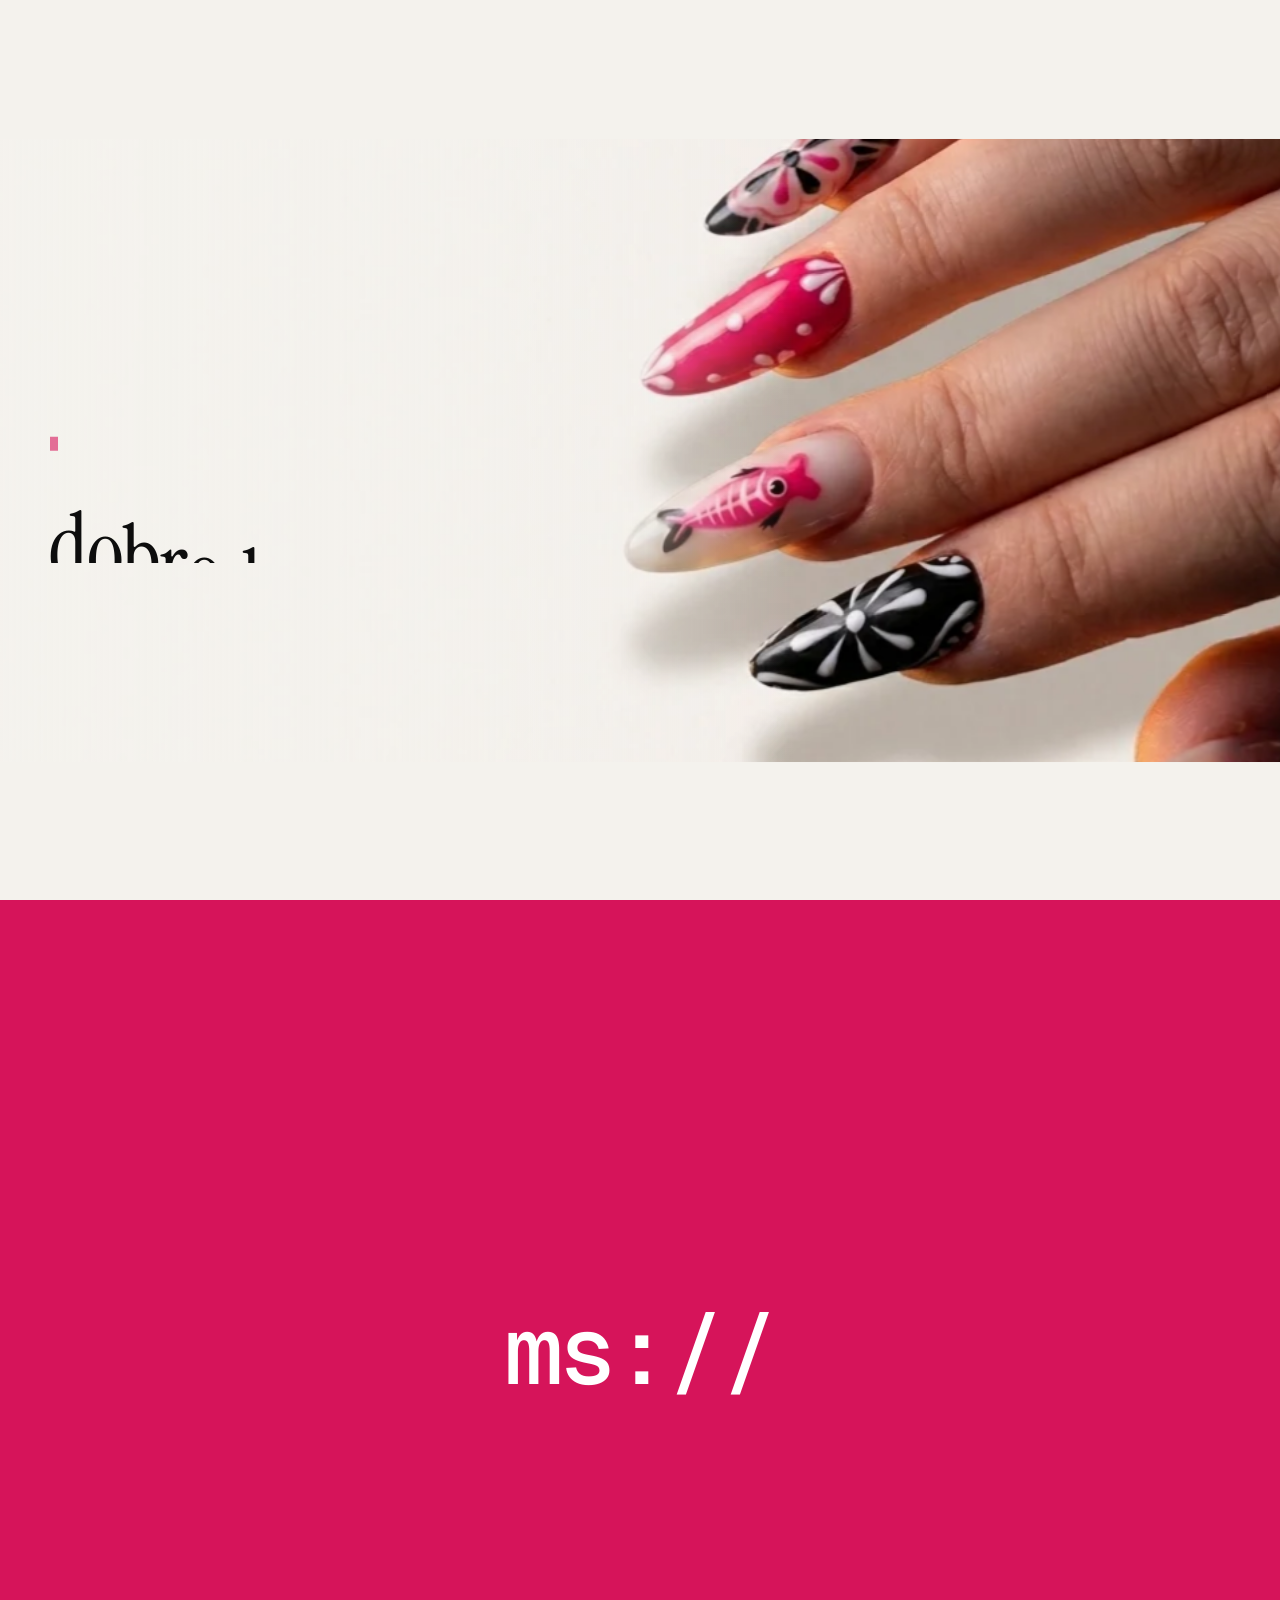
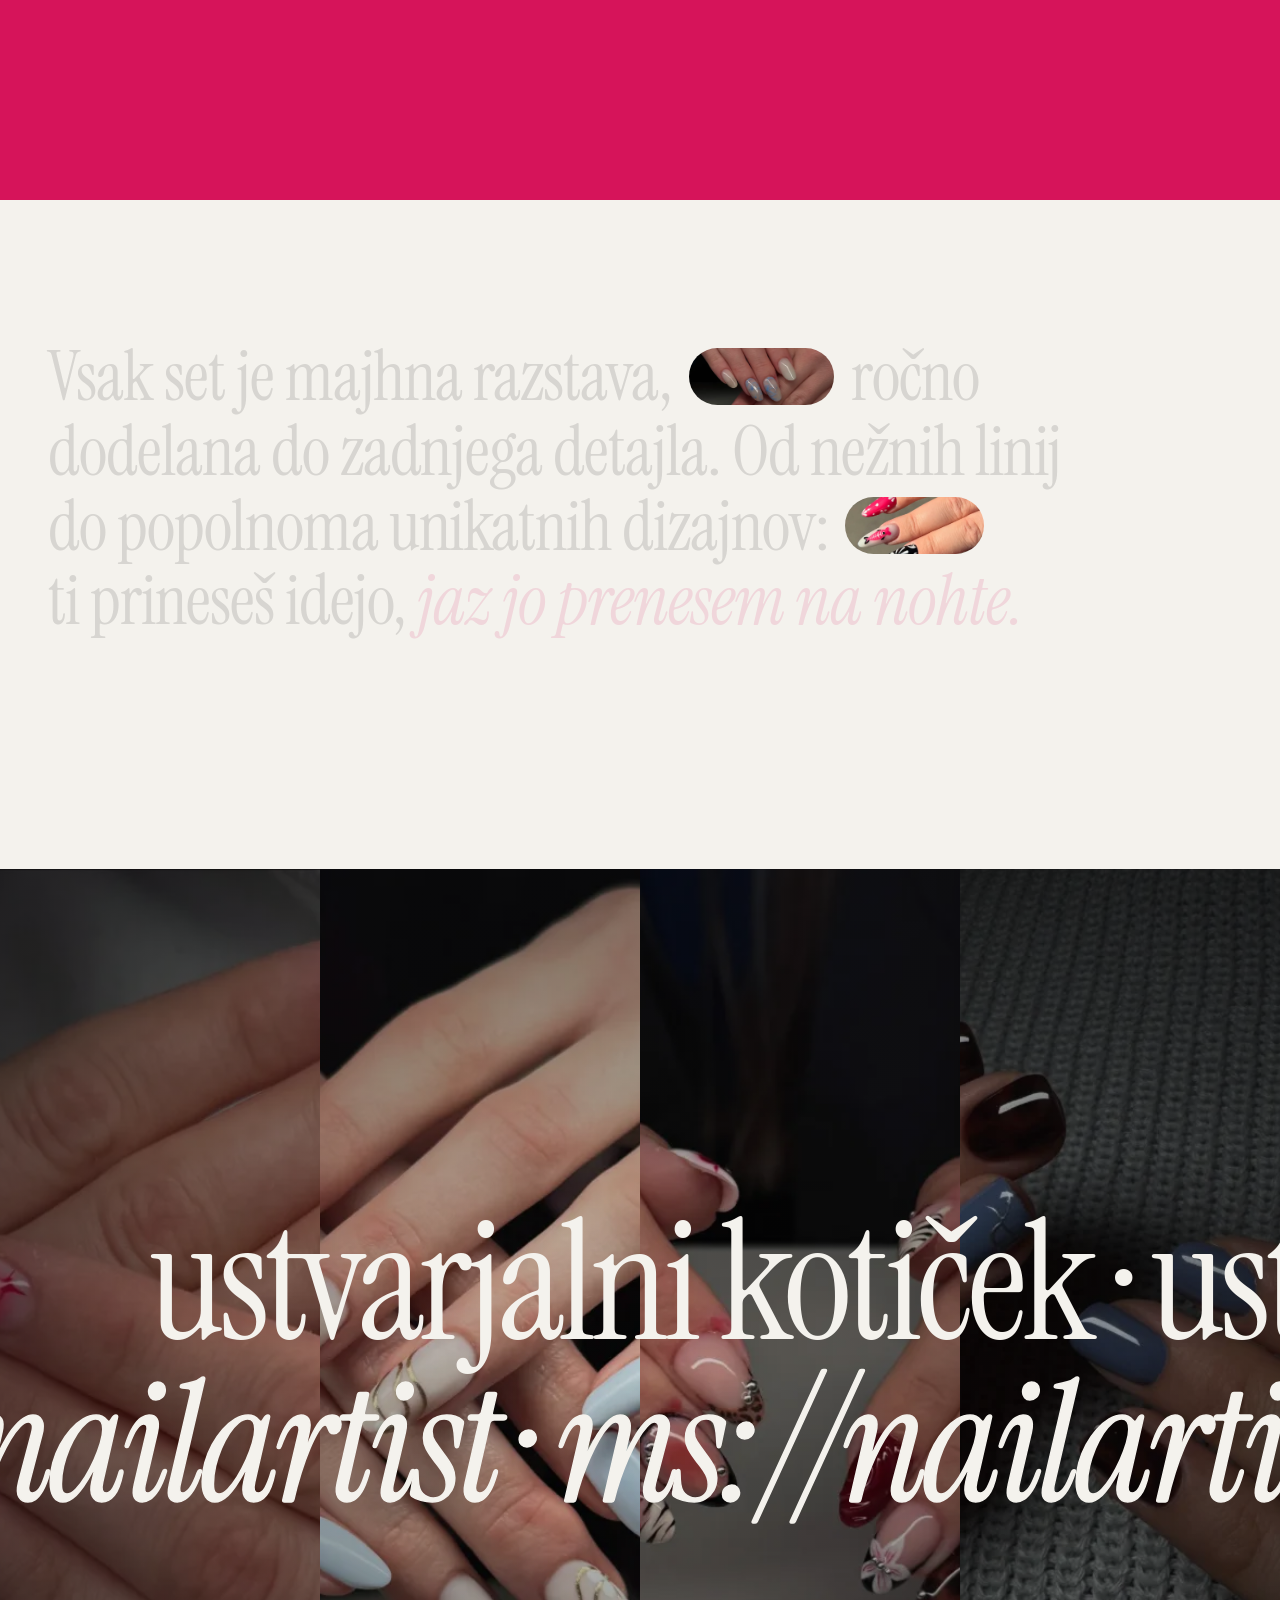
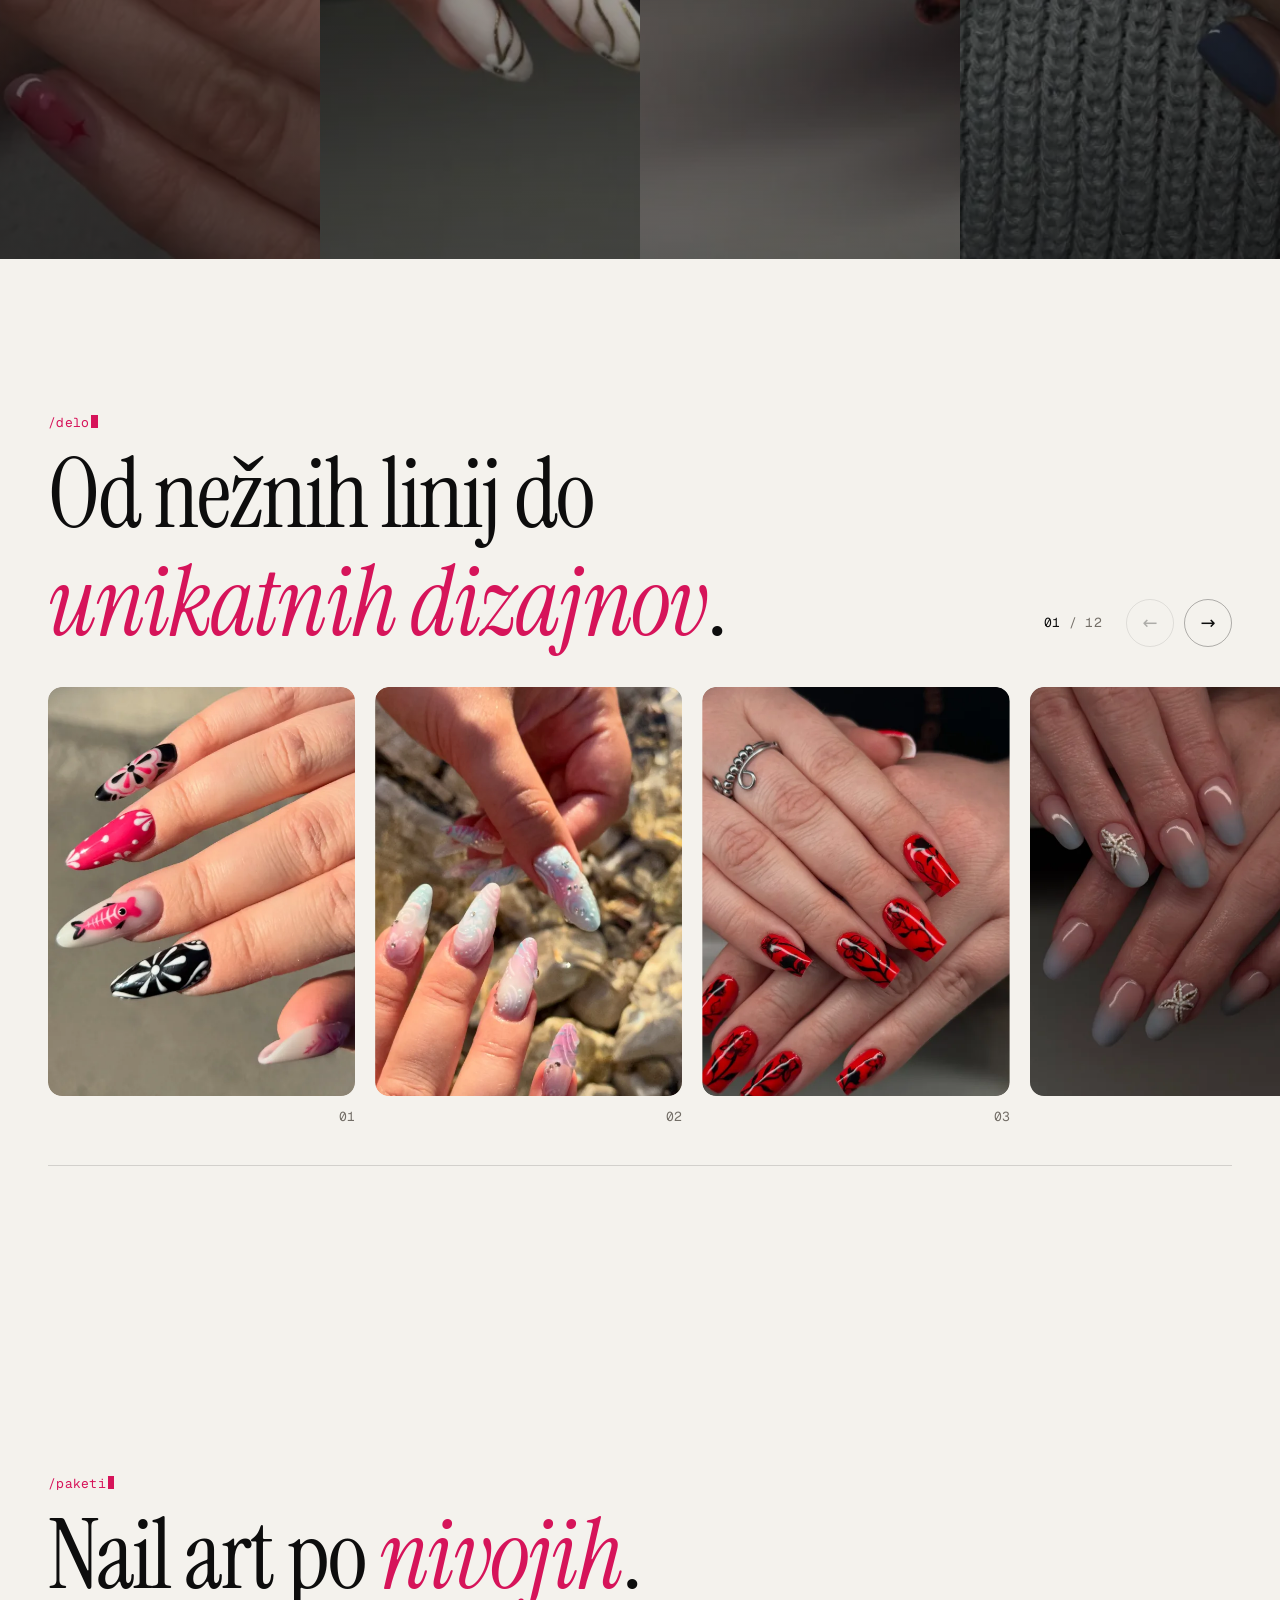
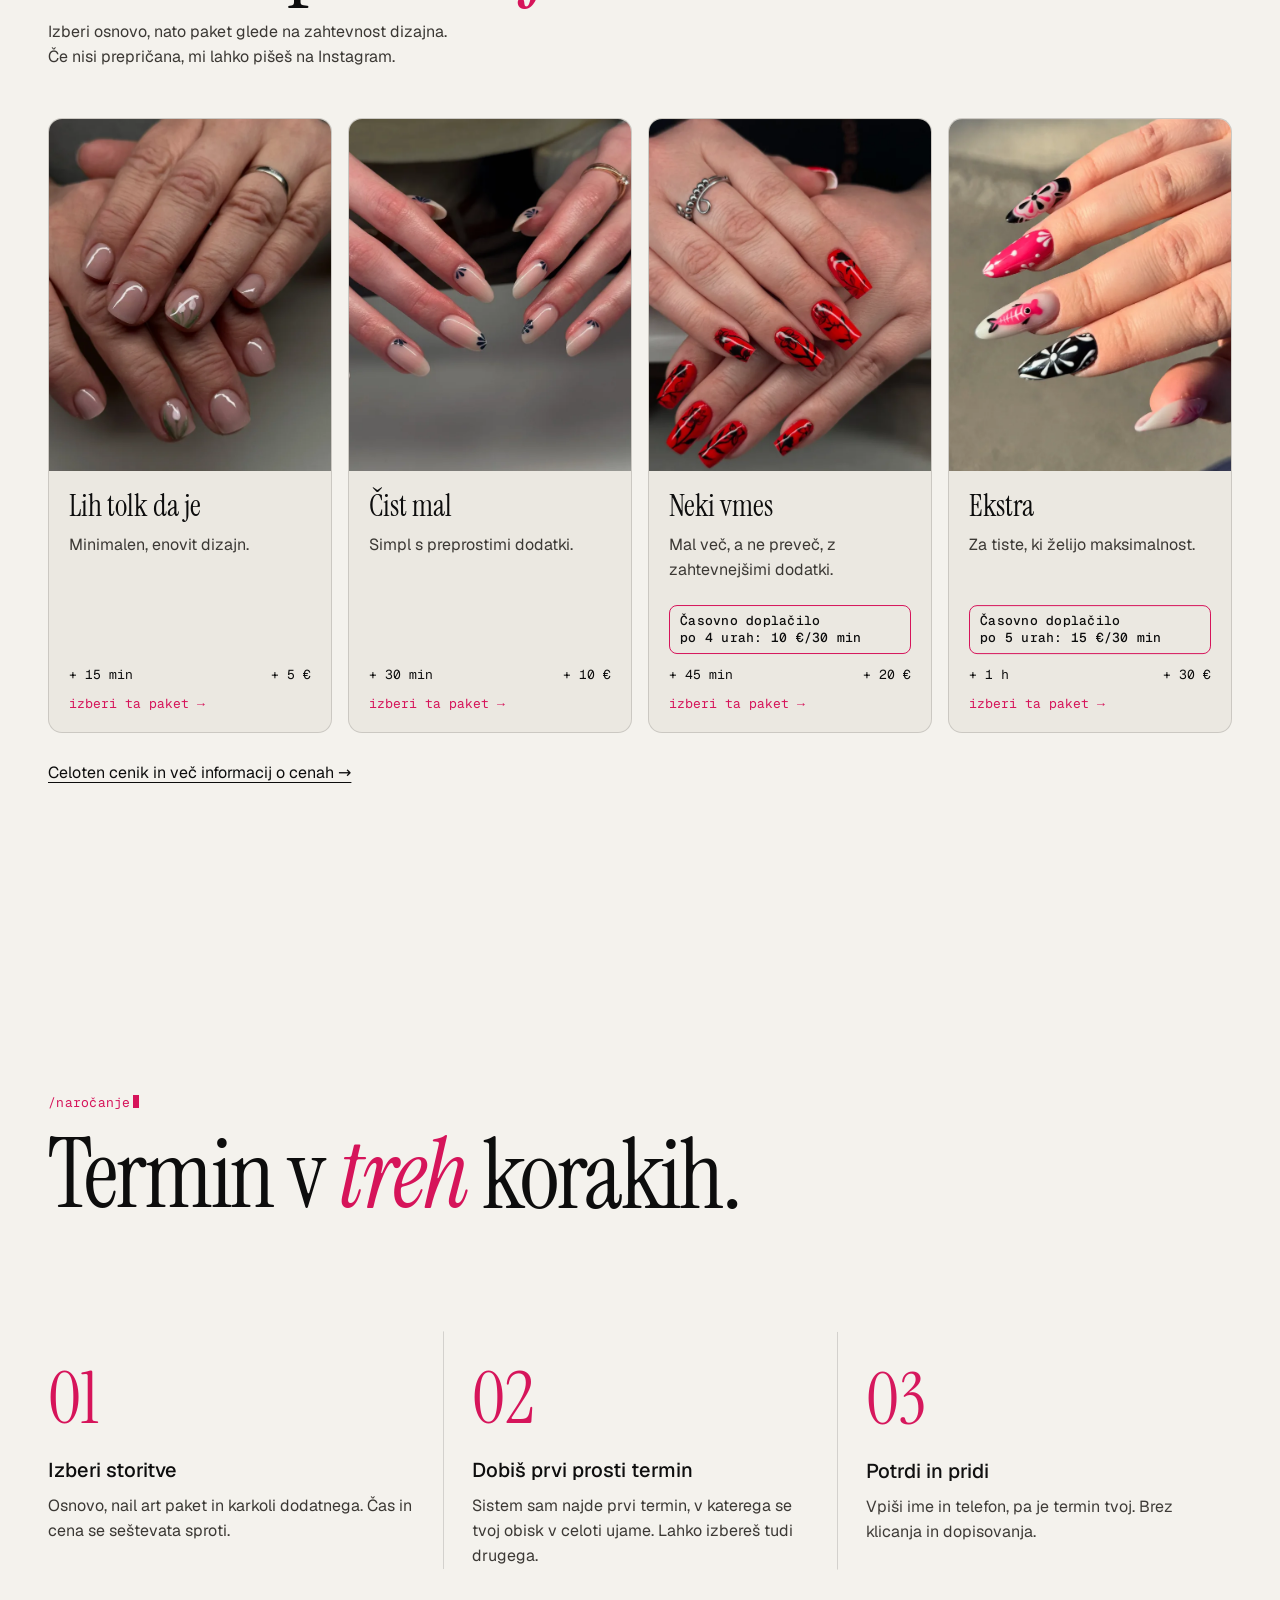
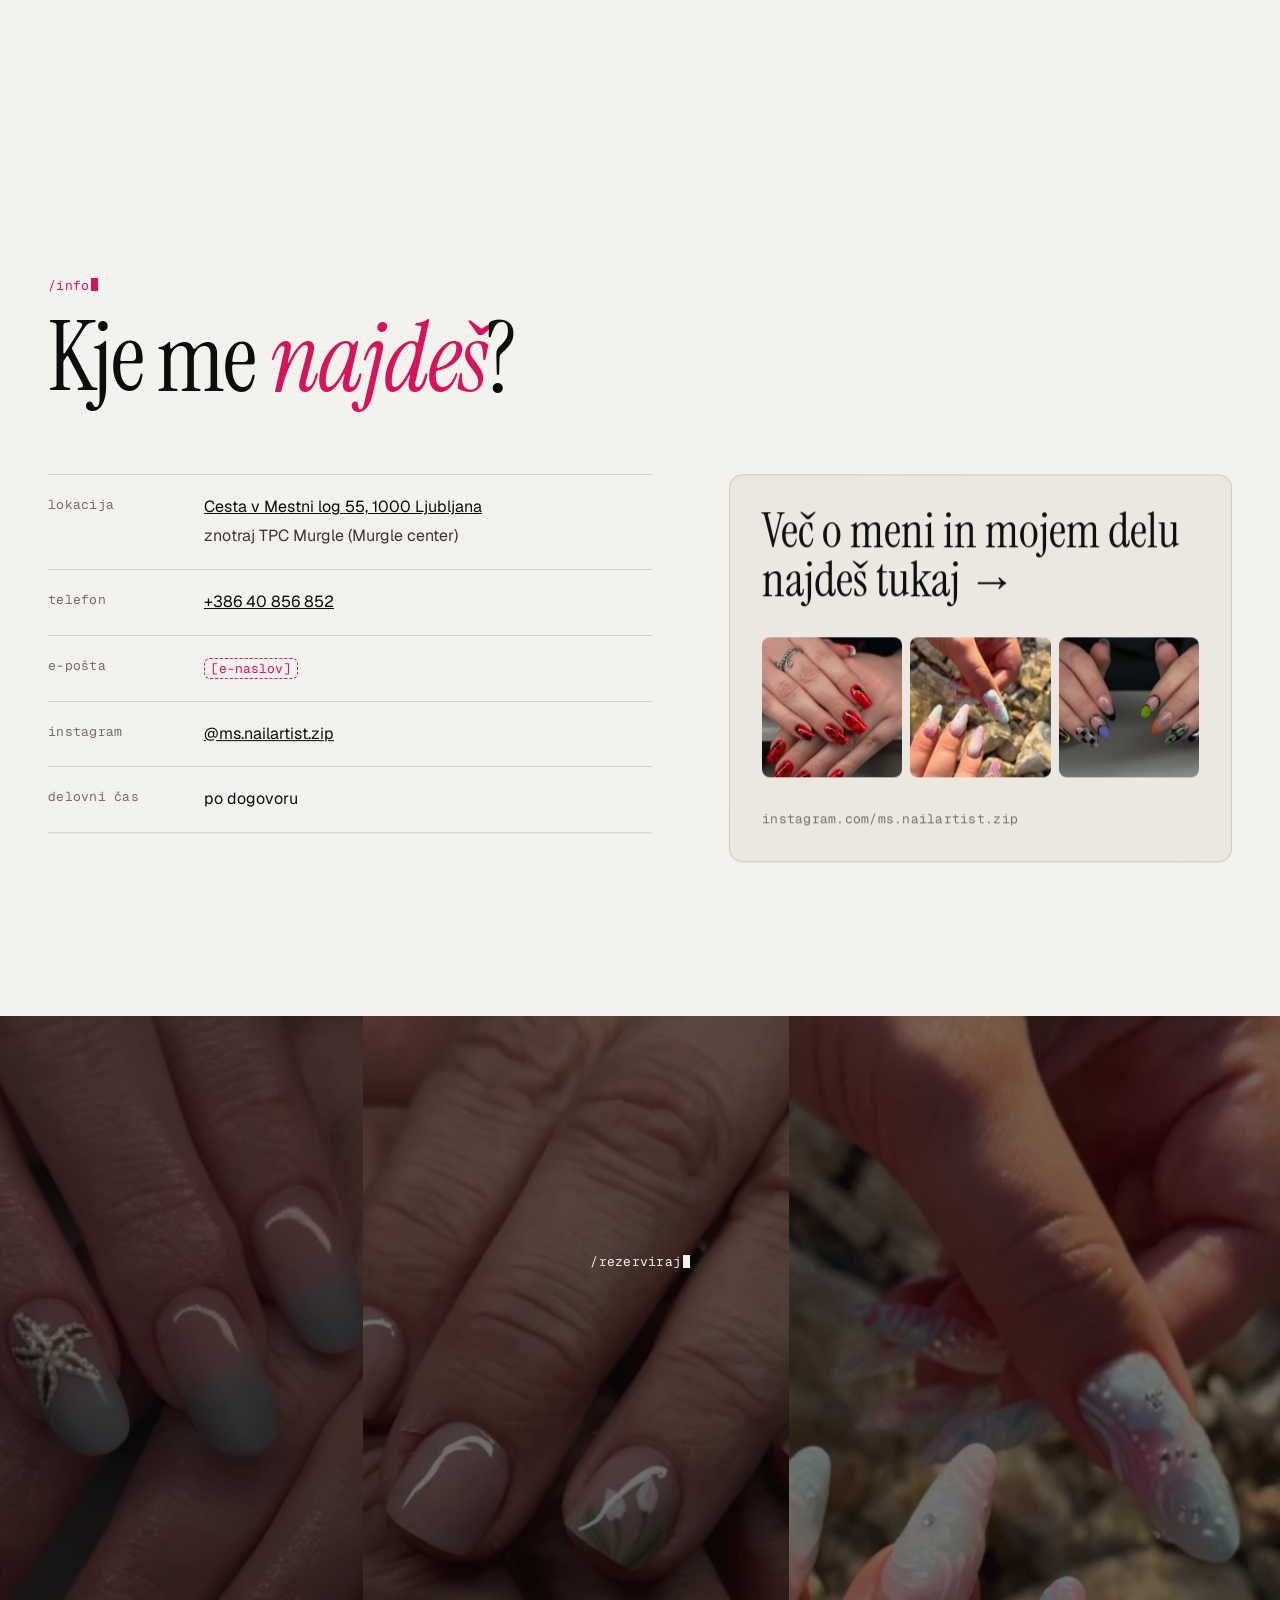
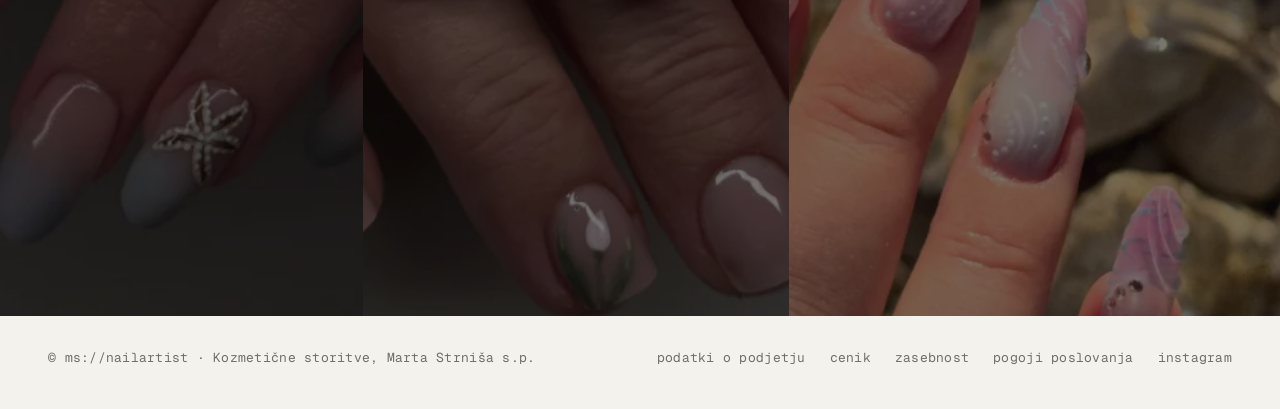
<file: index.html>
<!doctype html>
<html lang="sl">
<head>
  <meta charset="utf-8">
  <meta name="robots" content="noindex">
  <meta name="viewport" content="width=device-width, initial-scale=1">
  <title>ms://nailartist · Marta, nail art</title>
  <meta name="description" content="Ročno risan nail art, naravni nohti in podaljševanje. Rezerviraj termin na spletu, prvi prosti termin najdeš v nekaj klikih.">
  <meta property="og:title" content="ms://nailartist">
  <meta property="og:description" content="Dobrodošli v mojem ustvarjalnem kotičku. Rezerviraj termin na spletu.">
  <meta property="og:image" content="/media/hero.jpg">
  <link rel="icon" href="data:image/svg+xml,%3Csvg xmlns='http://www.w3.org/2000/svg' viewBox='0 0 32 32'%3E%3Crect width='32' height='32' rx='16' fill='%230a0a0b'/%3E%3Ctext x='16' y='21' font-family='monospace' font-size='12' fill='%23f2eee9' text-anchor='middle'%3Ems:/%3C/text%3E%3C/svg%3E">
  <script src="/motion.js"></script>
  <link rel="stylesheet" href="/fonts/fonts.css">
  <link rel="preload" as="image" href="/media/hero.webp" imagesrcset="/media/hero-m.webp 900w, /media/hero.webp 1920w" imagesizes="100vw">
  <link rel="stylesheet" href="/styles.css">
  <link rel="stylesheet" href="/home.css">
</head>
<body class="home">
  <div class="intro" aria-hidden="true">
    <div class="intro-panel top"></div>
    <div class="intro-panel bottom"></div>
    <div class="intro-body mono">
      <p class="intro-file">ms.nailartist<span>.zip</span></p>
      <ol class="intro-log"></ol>
      <div class="intro-bar"><i></i></div>
      <p class="intro-pct"><span>000</span>%</p>
    </div>
  </div>

  <header class="site-header">
    <a class="logo" href="/">ms<span>://</span></a>
    <nav class="nav" aria-label="Glavna navigacija">
      <a href="#delo">/delo</a>
      <a href="#paketi">/paketi</a>
      <a href="#info">/info</a>

      <button class="theme-toggle" type="button" aria-pressed="false"><i></i></button>
      <a class="btn btn-pink btn-sm" href="/narocanje.html">Rezerviraj termin</a>
    </nav>
  </header>

  <main>
    <section class="hero" id="top">
      <div class="hero-media">
        <img class="hero-video hero-dark" src="/media/hero.webp" srcset="/media/hero-m.webp 900w, /media/hero.webp 1920w" sizes="100vw" alt="Ročno poslikani nohti: roza ribica, cvetovi in pike">
        <img class="hero-video hero-light" src="/media/hero-paper.webp" srcset="/media/hero-paper-m.webp 900w, /media/hero-paper.webp 1376w" sizes="100vw" alt="Ročno poslikani nohti: roza ribica, cvetovi in pike">
      </div>
      <div class="hero-copy">
        <p class="path mono" data-type="ms://nailartist/marta"><span class="typed">ms://nailartist/marta</span><span class="caret"></span></p>
        <h1 class="hero-title"><span class="ht-line">dobrodošli v mojem</span> <span class="ht-line"><em>ustvarjalnem kotičku.</em></span></h1>
        <p class="sub">Ročno risan nail art, naravni nohti in podaljševanje.</p>
        <div class="hero-actions">
          <a class="btn btn-pink magnetic" href="/narocanje.html">Rezerviraj termin <span class="arrow">→</span></a>
          <a class="btn" href="#delo">Poglej moje delo</a>
        </div>
        <p class="next-slot mono" hidden><span class="dot"></span><span class="next-slot-text"></span></p>
      </div>
      <div class="hero-scroll mono" aria-hidden="true"><span>pomikaj</span><i></i></div>
    </section>

    <section class="manifesto" aria-label="O meni">
      <p class="manifesto-text">
        Vsak set je majhna razstava,
        <span class="pill"><img src="/img/nezna_dusa.webp" alt=""></span>
        ročno dodelana do zadnjega detajla.
        Od nežnih linij do popolnoma unikatnih dizajnov:
        <span class="pill"><img src="/img/portugalske_ploscice.webp" alt=""></span>
        ti prineseš idejo, <em>jaz jo prenesem na nohte.</em>
      </p>
    </section>

    <section class="interlude" aria-hidden="true">
      <div class="interlude-media"><img src="/img/valentinckoti.webp" alt="" loading="lazy" decoding="async"><img src="/img/spomladanski.webp" alt="" loading="lazy" decoding="async"><img src="/img/late_springbreak.webp" alt="" loading="lazy" decoding="async"><img src="/img/tortie_moment.webp" alt="" loading="lazy" decoding="async"><img src="/img/hitri_nohtki.webp" alt="" loading="lazy" decoding="async"></div>
      <div class="interlude-rows">
        <p class="row r1">ustvarjalni kotiček · ustvarjalni kotiček · ustvarjalni kotiček ·</p>
        <p class="row r2"><em>ms://nailartist · ms://nailartist · ms://nailartist ·</em></p>
      </div>
    </section>

    <section class="work" id="delo">
      <div class="work-pin">
        <div class="work-head">
          <div>
            <span class="eyebrow mono">/delo</span>
            <h2 class="split">Od nežnih linij do <em>unikatnih dizajnov</em>.</h2>
          </div>
          <div class="work-nav">
            <p class="mono work-count"><span class="wc-now">01</span> / <span class="wc-all">00</span></p>
            <button class="work-btn" type="button" data-dir="-1" aria-label="Prejšnja slika">←</button>
            <button class="work-btn" type="button" data-dir="1" aria-label="Naslednja slika">→</button>
          </div>
        </div>
        <div class="work-track"></div>
        <div class="work-progress"><i></i></div>
      </div>
    </section>

    <section class="levels" id="paketi">
      <div class="levels-pin">
        <div class="levels-head">
          <span class="eyebrow mono">/paketi</span>
          <h2 class="split">Nail art po <em>nivojih</em>.</h2>
          <p class="levels-intro">Izberi osnovo, nato paket glede na zahtevnost dizajna. Če nisi prepričana, mi lahko pišeš na Instagram.</p>
        </div>
        <ol class="levels-list"></ol>
        <p class="base-line"><a href="/cenik.html">Celoten cenik in več informacij o cenah →</a></p>
      </div>
    </section>

    <section class="steps-wrap" id="kako">
      <div class="section-head">
        <div>
          <span class="eyebrow mono">/naročanje</span>
          <h2 class="split">Termin v <em>treh</em> korakih.</h2>
        </div>
      </div>
      <svg class="steps-line" viewBox="0 0 1000 40" preserveAspectRatio="none" aria-hidden="true"><path pathLength="1" d="M0 20 C 160 0, 340 40, 500 20 S 840 0, 1000 20" /></svg>
      <div class="steps">
        <div class="step"><span class="num">01</span><h3>Izberi storitve</h3><p>Osnovo, nail art paket in karkoli dodatnega. Čas in cena se seštevata sproti.</p></div>
        <div class="step"><span class="num">02</span><h3>Dobiš prvi prosti termin</h3><p>Sistem sam najde prvi termin, v katerega se tvoj obisk v celoti ujame. Lahko izbereš tudi drugega.</p></div>
        <div class="step"><span class="num">03</span><h3>Potrdi in pridi</h3><p>Vpiši ime in telefon, pa je termin tvoj. Brez klicanja in dopisovanja.</p></div>
      </div>
    </section>

    <section class="info" id="info">
      <div class="section-head">
        <div>
          <span class="eyebrow mono">/info</span>
          <h2 class="split">Kje me <em>najdeš</em>?</h2>
        </div>
      </div>
      <div class="info-grid">
        <ul class="info-list">
          <li><span class="k mono">lokacija</span><span><a href="https://www.google.com/maps/search/?api=1&amp;query=Cesta+v+Mestni+log+55%2C+1000+Ljubljana" target="_blank" rel="noopener">Cesta v Mestni log 55, 1000 Ljubljana</a><span class="loc-note">znotraj TPC Murgle (Murgle center)</span></span></li>
          <li><span class="k mono">telefon</span><span><a href="tel:+38640856852">+386 40 856 852</a></span></li>
          <li><span class="k mono">e-pošta</span><span><span class="todo">[e-naslov]</span></span></li>
          <li><span class="k mono">instagram</span><a href="https://www.instagram.com/ms.nailartist.zip/" target="_blank" rel="noopener">@ms.nailartist.zip</a></li>
          <li><span class="k mono">delovni čas</span><span>po dogovoru</span></li>
        </ul>
        <a class="ig-card" href="https://www.instagram.com/ms.nailartist.zip/" target="_blank" rel="noopener">
          <span class="serif">Več o meni in mojem delu najdeš tukaj →</span>
          <span class="ig-thumbs">
            <img src="/img/black_veil_brides.webp" alt="" loading="lazy">
            <img src="/img/summer_barbie_coded.webp" alt="" loading="lazy">
            <img src="/img/hitri_nohtki.webp" alt="" loading="lazy">
          </span>
          <span class="mono muted">instagram.com/ms.nailartist.zip</span>
        </a>
      </div>
    </section>

    <section class="cta">
      <div class="cta-media" aria-hidden="true"><img src="/img/morske_zvezdice.webp" alt="" loading="lazy" decoding="async"><img src="/img/tulipani.webp" alt="" loading="lazy" decoding="async"><img src="/img/summer_barbie_coded.webp" alt="" loading="lazy" decoding="async"></div>
      <div class="cta-body">
        <span class="eyebrow mono">/rezerviraj</span>
        <p class="cta-title"><span>tvoj naslednji</span> <em>set</em> <span>čaka.</span></p>
        <a class="cta-orb magnetic" href="/narocanje.html"><span>Rezerviraj<br>termin</span></a>
      </div>
    </section>
  </main>

  <footer class="mono">
    <span>© ms://nailartist · Kozmetične storitve, Marta Strniša s.p.</span>
    <nav aria-label="Noga">
      <a href="/pogoji.html#podjetje">podatki o podjetju</a>
      <a href="/cenik.html">cenik</a>
      <a href="/zasebnost.html">zasebnost</a>
      <a href="/pogoji.html">pogoji poslovanja</a>
      <a href="https://www.instagram.com/ms.nailartist.zip/" target="_blank" rel="noopener">instagram</a>
    </nav>
  </footer>

  <div class="wipe" aria-hidden="true"><span>ms://</span></div>

  <script src="/vendor/gsap.min.js" defer></script>
  <script src="/vendor/ScrollTrigger.min.js" defer></script>
  <script src="/vendor/SplitText.min.js" defer></script>
  <script src="/vendor/lenis.min.js" defer></script>
  <script src="/slots.js" defer></script>
  <script src="/demo-api.js" defer></script>
  <script src="/main.js" defer></script>
  <script src="/home.js" defer></script>
</body>
</html>
</file>
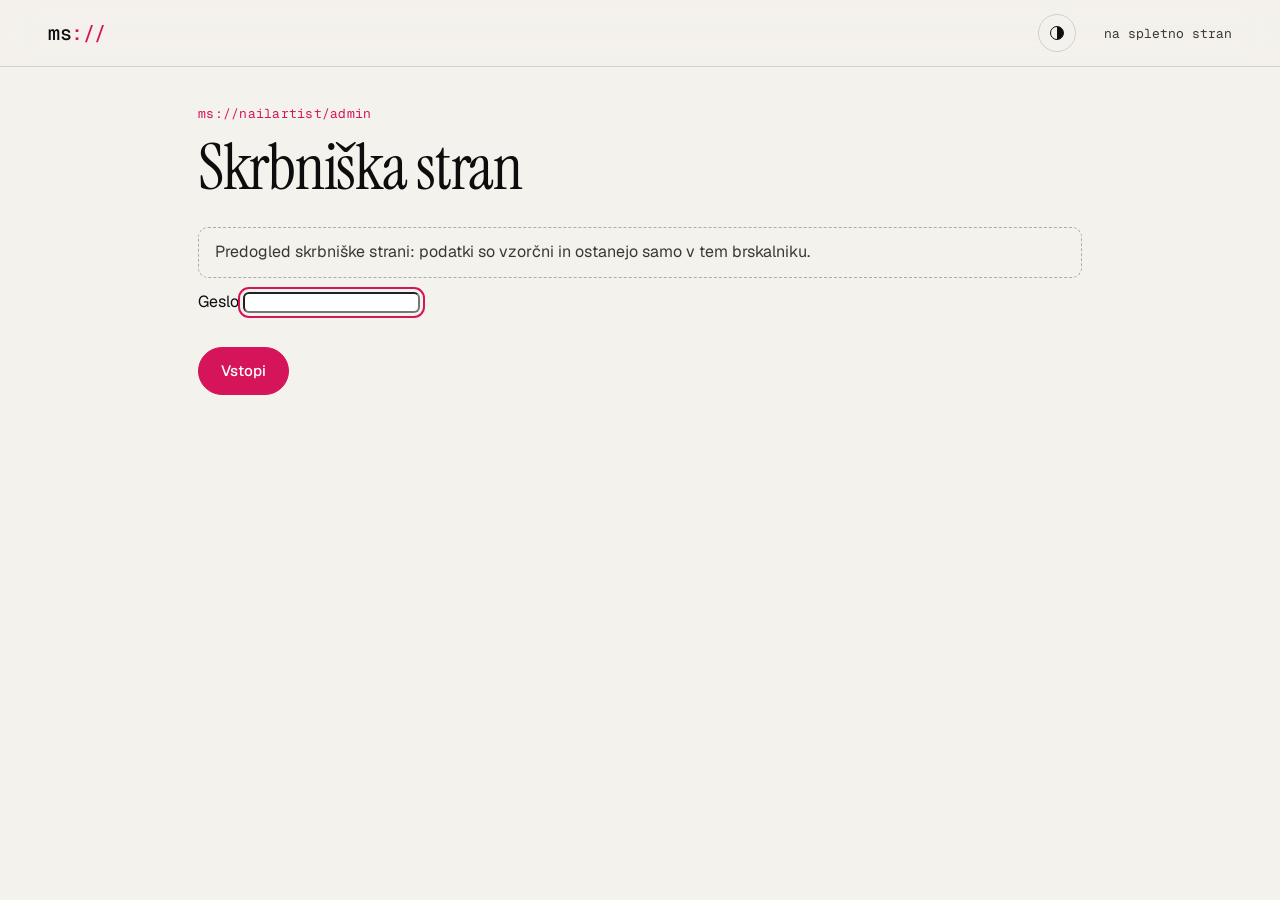
<file: admin/index.html>
<!doctype html>
<html lang="sl">
<head>
  <meta charset="utf-8">
  <meta name="robots" content="noindex">
  <meta name="viewport" content="width=device-width, initial-scale=1">
  <meta name="robots" content="noindex">
  <title>Skrbniška stran · ms://nailartist</title>
  <link rel="icon" href="data:image/svg+xml,%3Csvg xmlns='http://www.w3.org/2000/svg' viewBox='0 0 32 32'%3E%3Crect width='32' height='32' rx='16' fill='%230a0a0b'/%3E%3Ctext x='16' y='21' font-family='monospace' font-size='12' fill='%23f2eee9' text-anchor='middle'%3Ems:/%3C/text%3E%3C/svg%3E">
  <script src="/motion.js"></script>
  <link rel="stylesheet" href="/fonts/fonts.css">
  <link rel="stylesheet" href="/styles.css">
  <link rel="stylesheet" href="/admin/admin.css">
</head>
<body>
  <header class="site-header scrolled">
    <a class="logo" href="/">ms<span>://</span></a>
    <nav class="nav" aria-label="Glavna navigacija">
      <button class="theme-toggle" type="button" aria-pressed="false"><i></i></button>
      <a href="/">na spletno stran</a>
    </nav>
  </header>

  <main class="adm">
    <span class="eyebrow mono">ms://nailartist/admin</span>
    <h1>Skrbniška stran</h1>
    <p class="notice">Predogled skrbniške strani: podatki so vzorčni in ostanejo samo v tem brskalniku.</p>
    <div id="app"><p class="muted">Nalagam …</p></div>
  </main>

  <script src="/admin/gate.js" defer></script>
  <script src="/slots.js" defer></script>
  <script src="/demo-api.js" defer></script>
  <script src="/main.js" defer></script>
  <script src="/admin/admin.js" defer></script>
</body>
</html>
</file>
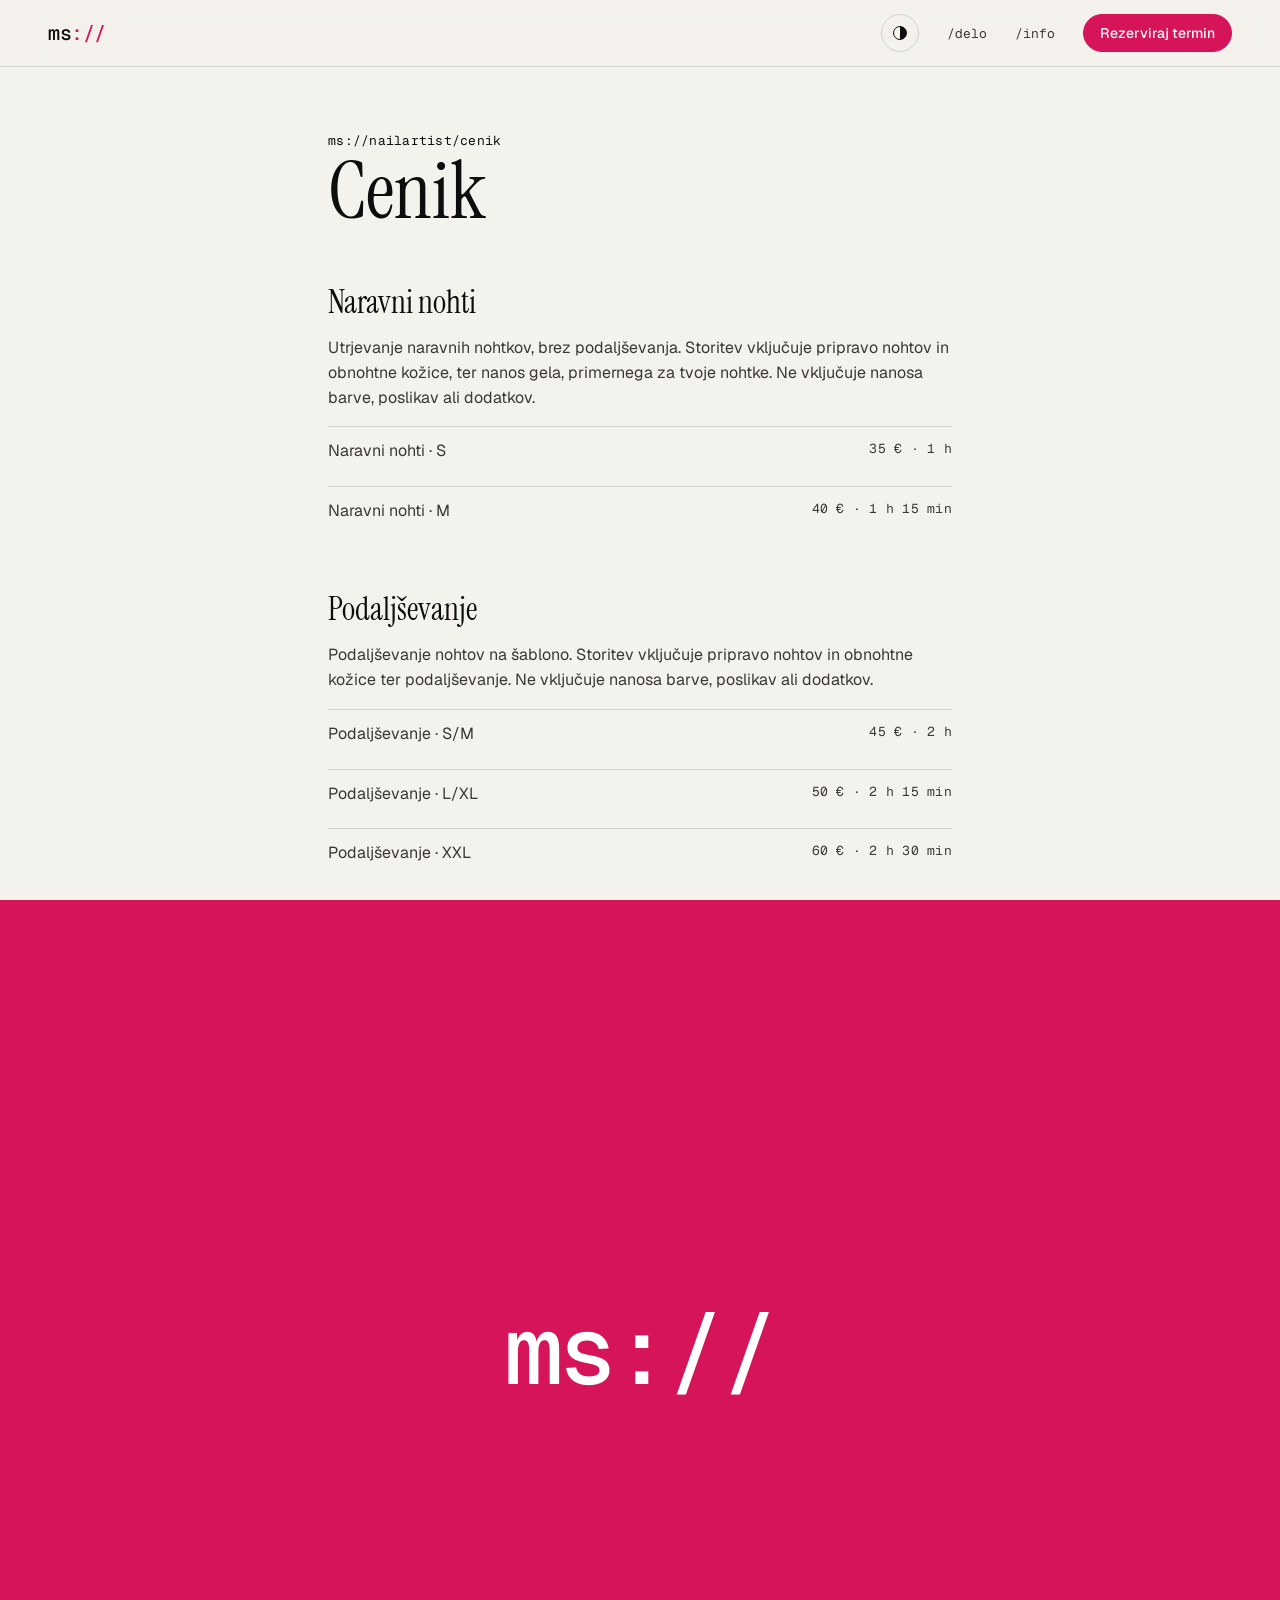
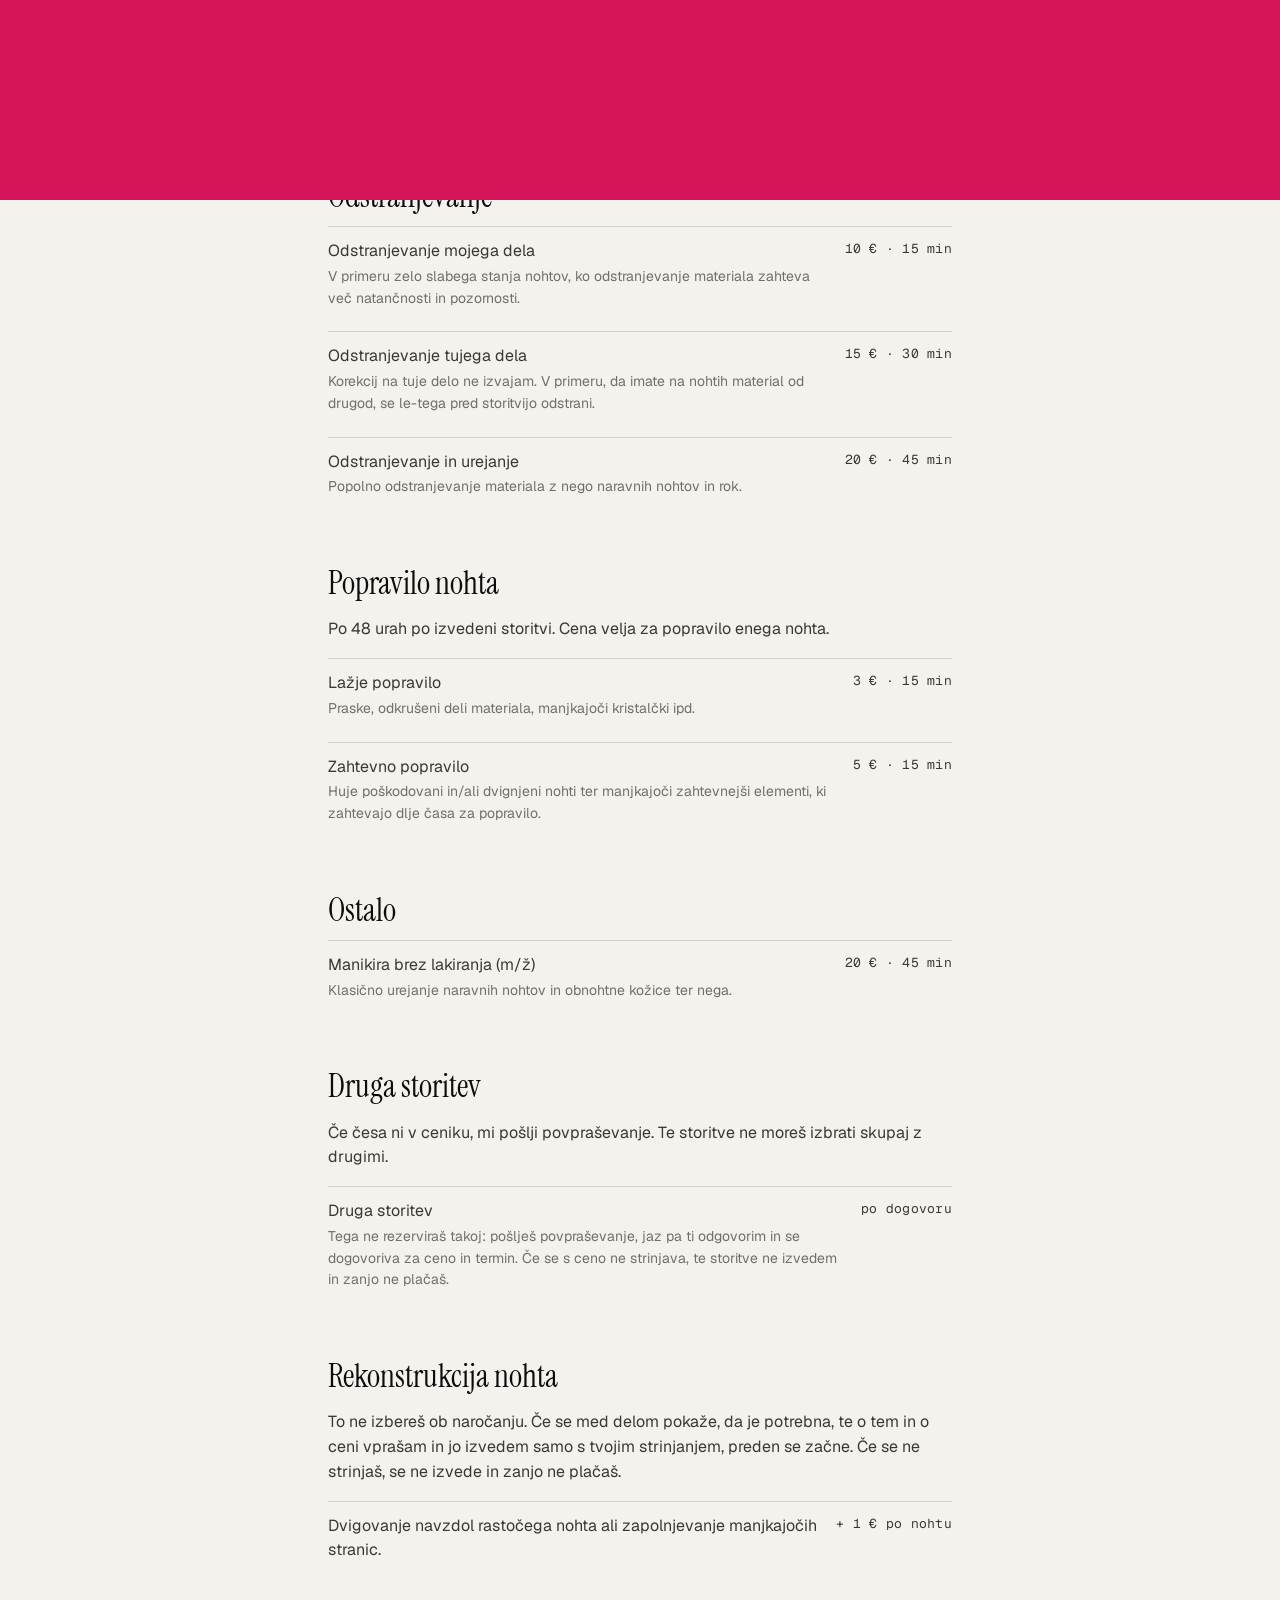
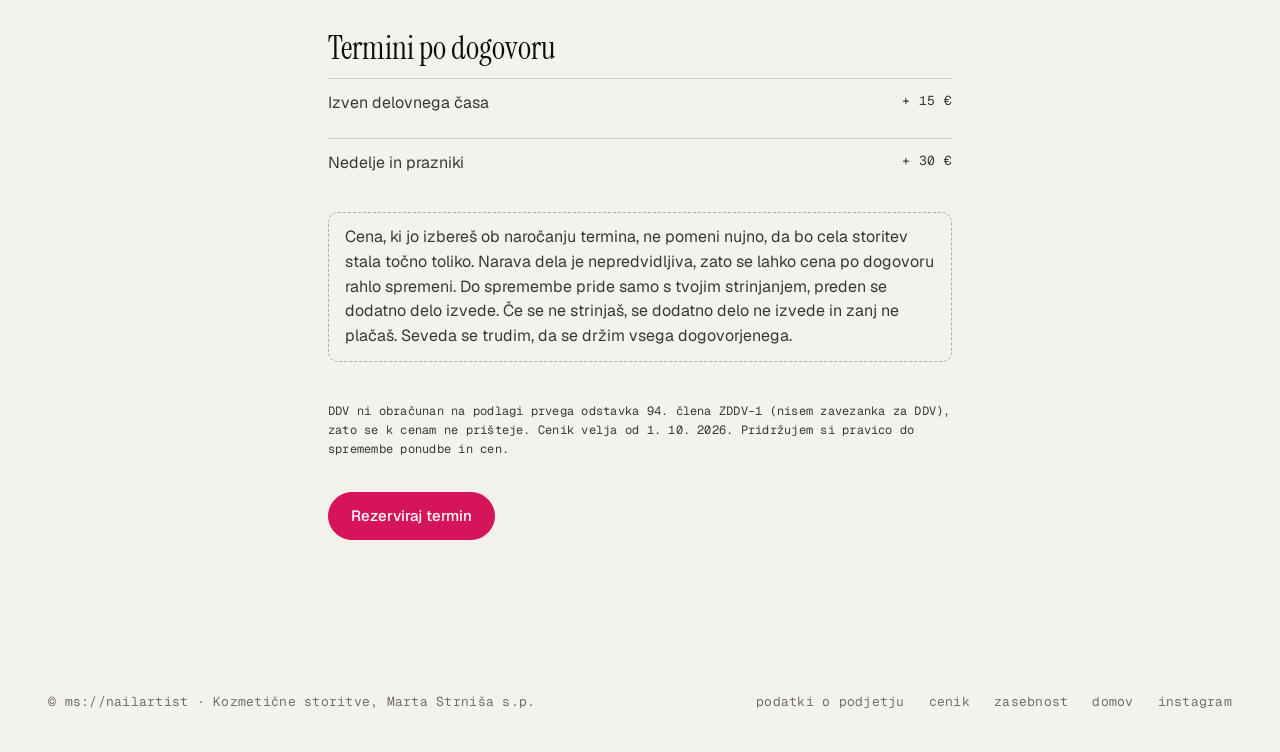
<file: cenik.html>
<!doctype html>
<html lang="sl">
<head>
  <meta charset="utf-8">
  <meta name="robots" content="noindex">
  <meta name="viewport" content="width=device-width, initial-scale=1">
  <title>Cenik · ms://nailartist</title>
  <meta name="description" content="Cenik storitev: naravni nohti, podaljševanje, nail art, odstranjevanje in popravila.">
  <link rel="icon" href="data:image/svg+xml,%3Csvg xmlns='http://www.w3.org/2000/svg' viewBox='0 0 32 32'%3E%3Crect width='32' height='32' rx='16' fill='%230a0a0b'/%3E%3Ctext x='16' y='21' font-family='monospace' font-size='12' fill='%23f2eee9' text-anchor='middle'%3Ems:/%3C/text%3E%3C/svg%3E">
  <script src="/motion.js"></script>
  <link rel="stylesheet" href="/fonts/fonts.css">
  <link rel="stylesheet" href="/styles.css">
</head>
<body>
  <header class="site-header scrolled">
    <a class="logo" href="/">ms<span>://</span></a>
    <nav class="nav" aria-label="Glavna navigacija">
      <button class="theme-toggle" type="button" aria-pressed="false"><i></i></button>
      <a href="/#delo">/delo</a>
      <a href="/#info">/info</a>
      <a class="btn btn-pink btn-sm" href="/narocanje.html">Rezerviraj termin</a>
    </nav>
  </header>

  <main class="prose cenik">
    <span class="eyebrow mono">ms://nailartist/cenik</span>
    <h1>Cenik</h1>
    <div id="cenik"><p class="muted">Nalagam …</p></div>
    <p class="lead-actions"><a class="btn btn-pink" href="/narocanje.html">Rezerviraj termin</a></p>
  </main>

  <footer class="mono">
    <span>© ms://nailartist · Kozmetične storitve, Marta Strniša s.p.</span>
    <nav aria-label="Noga">
      <a href="/pogoji.html#podjetje">podatki o podjetju</a>
      <a href="/cenik.html">cenik</a>
      <a href="/zasebnost.html">zasebnost</a>
      <a href="/">domov</a>
      <a href="https://www.instagram.com/ms.nailartist.zip/" target="_blank" rel="noopener">instagram</a>
    </nav>
  </footer>

  <div class="wipe" aria-hidden="true"><span>ms://</span></div>

  <script src="/slots.js" defer></script>
  <script src="/demo-api.js" defer></script>
  <script src="/main.js" defer></script>
  <script src="/cenik.js" defer></script>
</body>
</html>
</file>
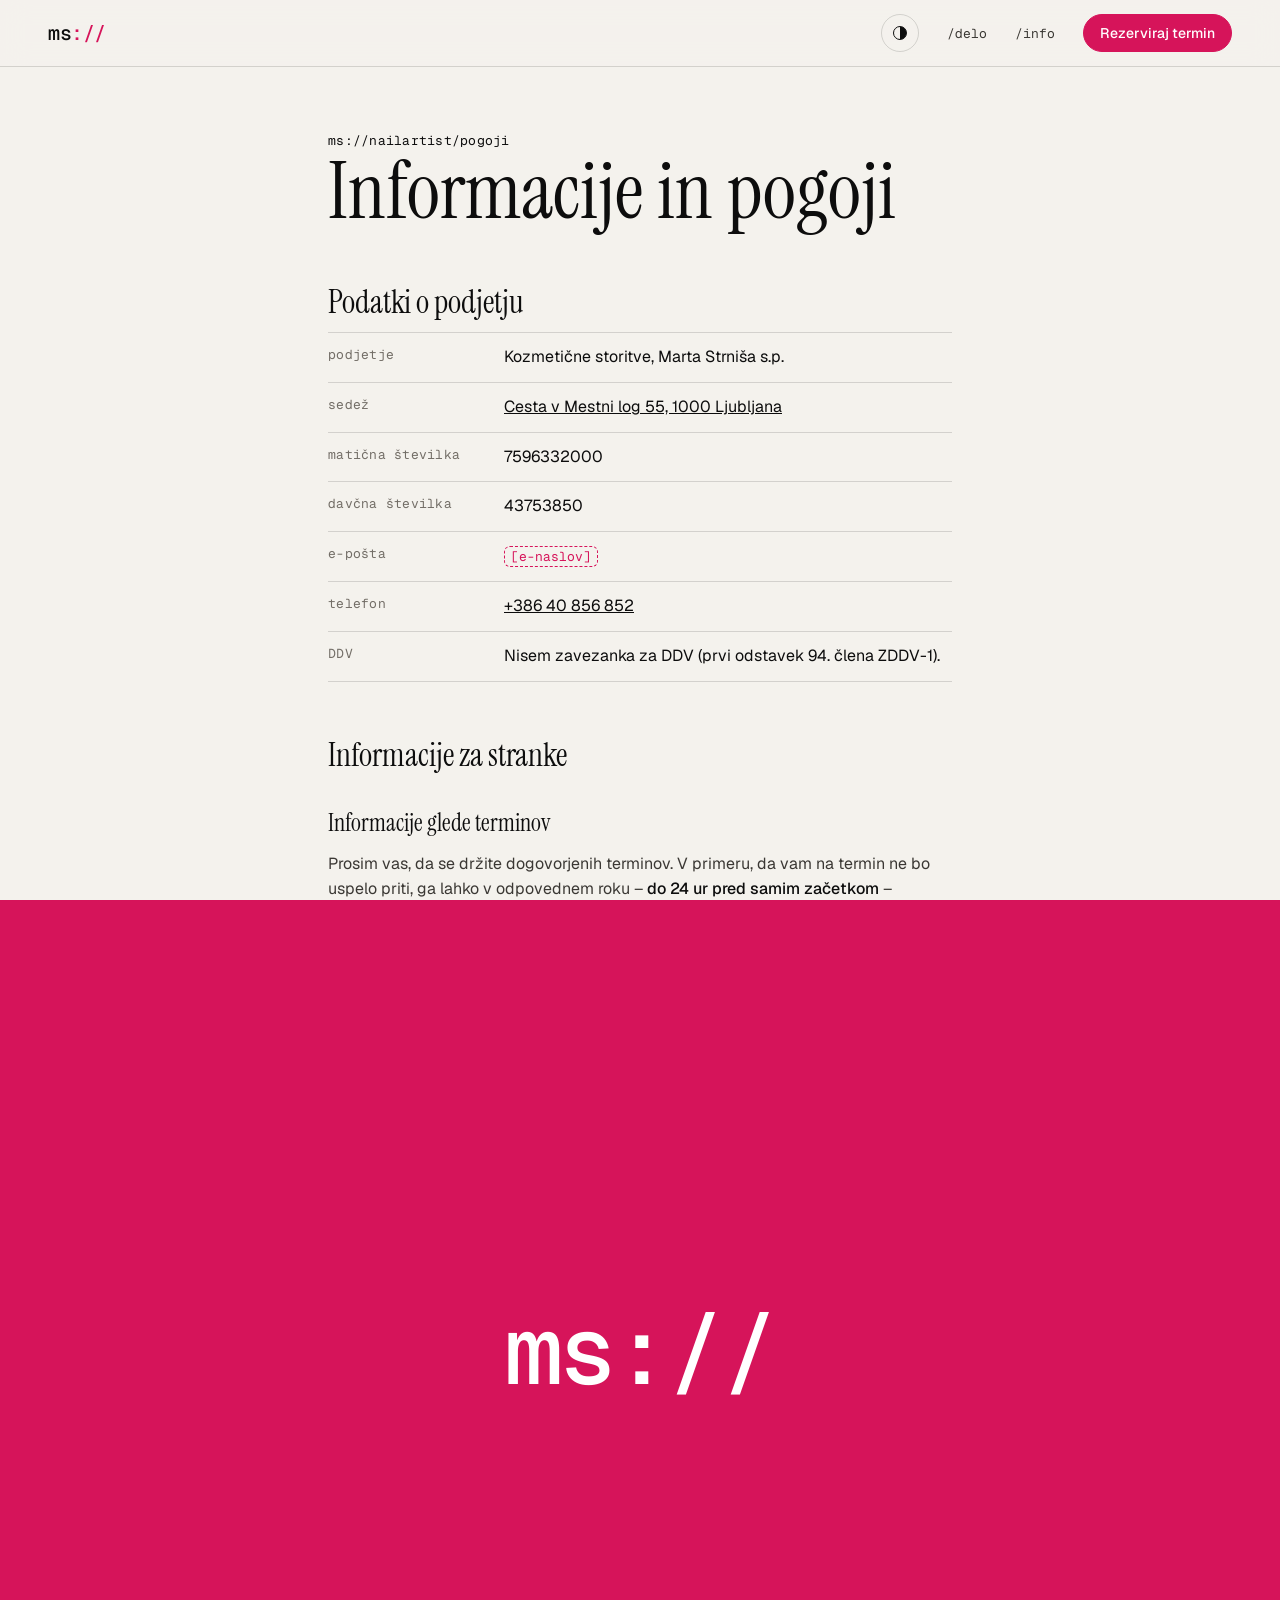
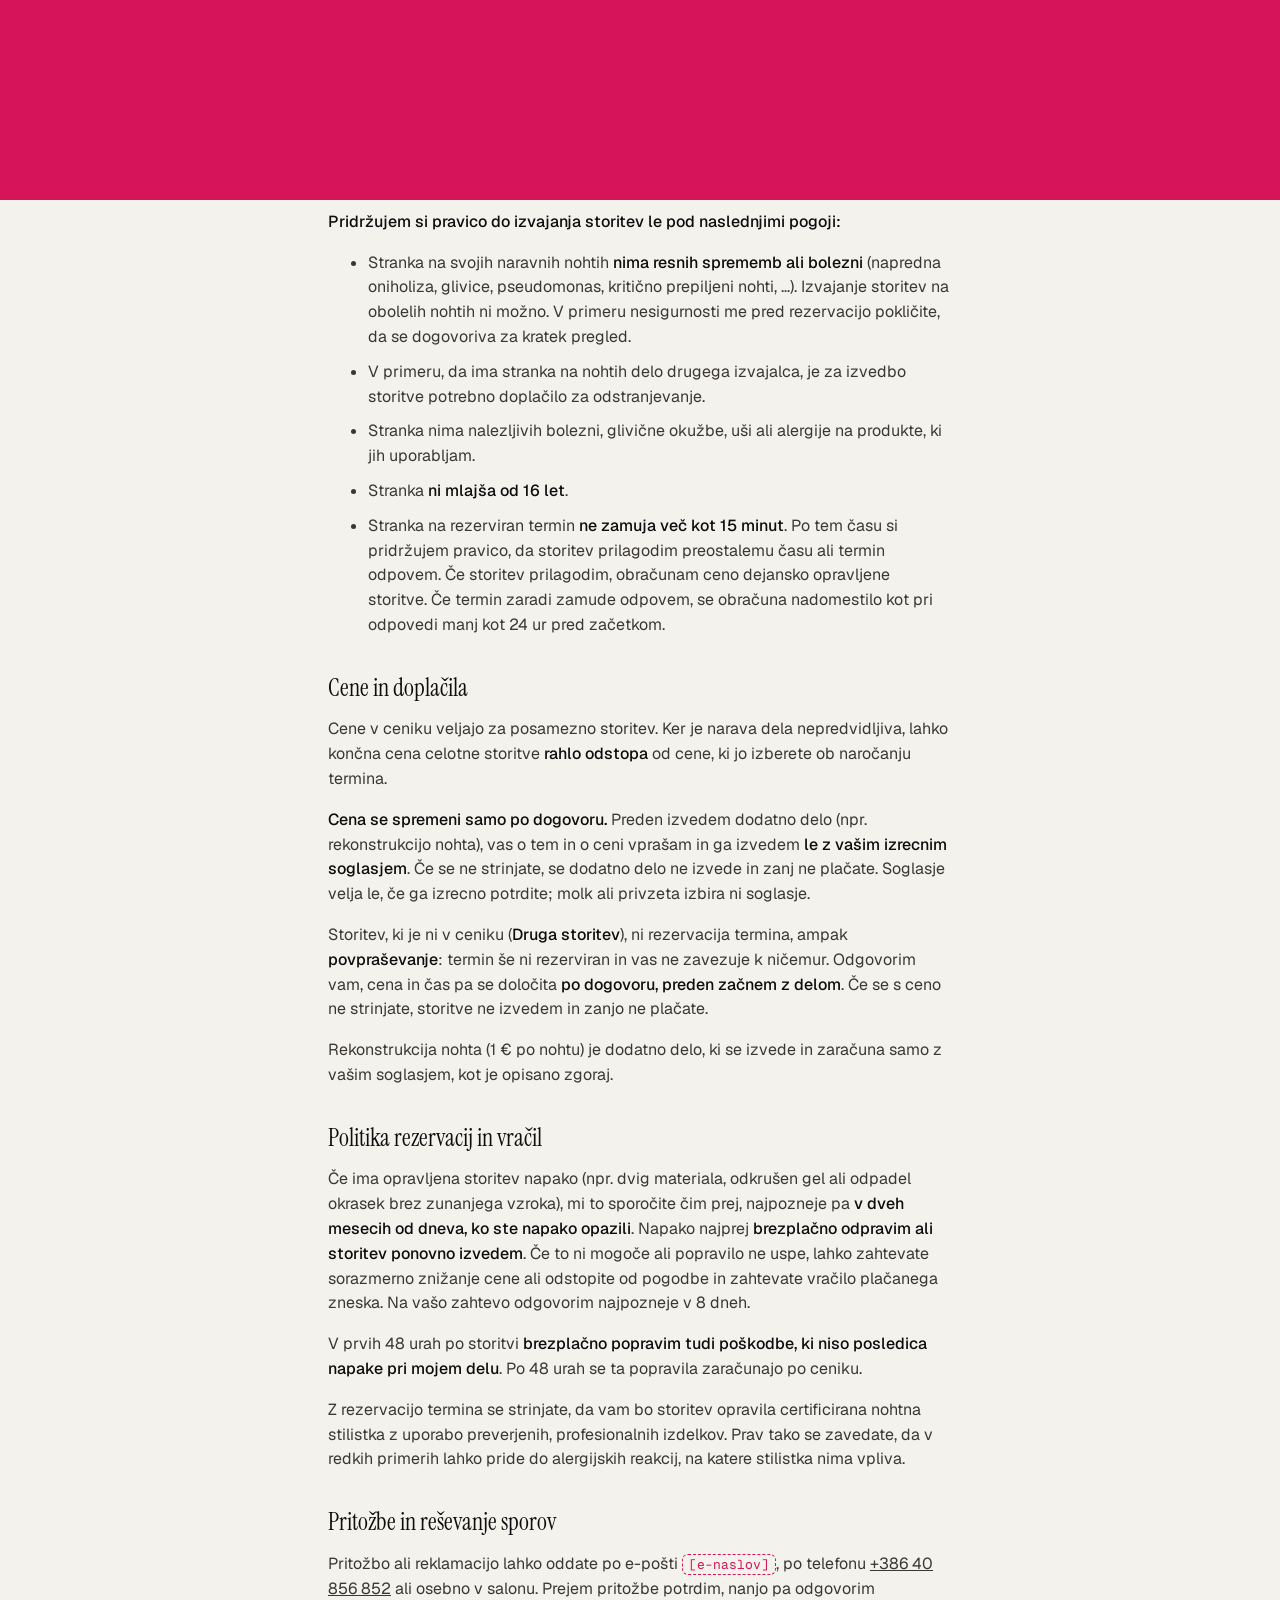
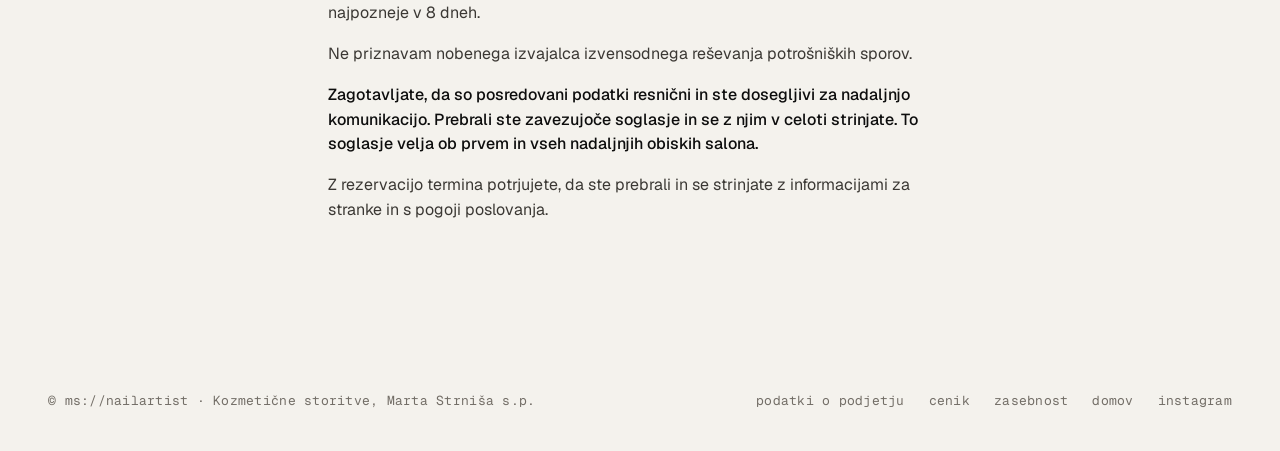
<file: pogoji.html>
<!doctype html>
<html lang="sl">
<head>
  <meta charset="utf-8">
  <meta name="robots" content="noindex">
  <meta name="viewport" content="width=device-width, initial-scale=1">
  <title>Pogoji poslovanja · ms://nailartist</title>
  <meta name="description" content="Informacije za stranke in pogoji poslovanja.">
  <link rel="icon" href="data:image/svg+xml,%3Csvg xmlns='http://www.w3.org/2000/svg' viewBox='0 0 32 32'%3E%3Crect width='32' height='32' rx='16' fill='%230a0a0b'/%3E%3Ctext x='16' y='21' font-family='monospace' font-size='12' fill='%23f2eee9' text-anchor='middle'%3Ems:/%3C/text%3E%3C/svg%3E">
  <script src="/motion.js"></script>
  <link rel="stylesheet" href="/fonts/fonts.css">
  <link rel="stylesheet" href="/styles.css">
</head>
<body>
  <header class="site-header scrolled">
    <a class="logo" href="/">ms<span>://</span></a>
    <nav class="nav" aria-label="Glavna navigacija">
      <button class="theme-toggle" type="button" aria-pressed="false"><i></i></button>
      <a href="/#delo">/delo</a>
      <a href="/#info">/info</a>
      <a class="btn btn-pink btn-sm" href="/narocanje.html">Rezerviraj termin</a>
    </nav>
  </header>

  <main class="prose">
    <span class="eyebrow mono">ms://nailartist/pogoji</span>
    <h1>Informacije in pogoji</h1>

    <h2 id="podjetje">Podatki o podjetju</h2>
    <ul class="facts">
      <li><span class="k mono">podjetje</span><span>Kozmetične storitve, Marta Strniša s.p.</span></li>
      <li><span class="k mono">sedež</span><span><a href="https://www.google.com/maps/search/?api=1&amp;query=Cesta+v+Mestni+log+55%2C+1000+Ljubljana" target="_blank" rel="noopener">Cesta v Mestni log 55, 1000 Ljubljana</a></span></li>
      <li><span class="k mono">matična številka</span><span>7596332000</span></li>
      <li><span class="k mono">davčna številka</span><span>43753850</span></li>
      <li><span class="k mono">e-pošta</span><span><span class="todo">[e-naslov]</span></span></li>
      <li><span class="k mono">telefon</span><span><a href="tel:+38640856852">+386 40 856 852</a></span></li>
      <li><span class="k mono">DDV</span><span>Nisem zavezanka za DDV (prvi odstavek 94. člena ZDDV-1).</span></li>
    </ul>

    <h2 id="informacije">Informacije za stranke</h2>

    <h3>Informacije glede terminov</h3>
    <p>Prosim vas, da se držite dogovorjenih terminov. V primeru, da vam na termin ne bo uspelo priti, ga lahko v odpovednem roku – <strong>do 24 ur pred samim začetkom</strong> – <strong>prestavite ali prekličete</strong>.</p>
    <p>Če termin odpoveste manj kot 24 ur pred začetkom ali nanj ne pridete brez obvestila, vam zaračunam <strong>nadomestilo v višini do 50 % vrednosti rezervirane storitve</strong>, saj termina v tako kratkem času običajno ne morem več zapolniti. Če termin kljub temu zapolnim z drugo stranko, nadomestila ne zaračunam. Nadomestilo prejmete na ločenem dokumentu in ga je treba poravnati pred naslednjim obiskom. Dokler ni poravnano, nove rezervacije ne morem sprejeti.</p>
    <p>V primeru izredne situacije po odpovednem roku vas prosim, da me o svoji odsotnosti <strong>pravočasno obvestite</strong>.</p>
    <p><strong>Termina se lahko v spremstvu udeležite le po predhodnem dogovoru</strong>, sicer vas vljudno prosim, da pridete sami.</p>
    <p><strong>Na termin prihajajte zdravi</strong>. Če se slabo počutite ali imate znake okužbe (vročina, smrkanje, kihanje, kašelj, boleče žrelo, …), to obvezno čimprej sporočite, da termin pravočasno prestavimo.</p>

    <h3>Informacije glede nohtov</h3>
    <p>V primeru, da imate <strong>več kot dva manjkajoča nohta</strong>, se obračuna cena podaljševanja.</p>
    <p>V primeru <strong>slabega stanja nohtov</strong> (obsežnejši dvig materiala na več nohtih, težje poškodbe, …) je potrebno doplačilo za odstranjevanje.</p>
    <p>V primeru <strong>poškodovanih nohtov</strong>, <strong>kakršnihkoli deformacij</strong> (npr. kljunasti nohti, <em>nail patella</em> sindrom, …) ali <strong>bolezni nohtov in kože</strong>, <strong>več kot dveh manjkajočih nohtov</strong> ali če <strong>imate na nohtih material drugega salona</strong>, me o tem <strong>obvezno obvestite pred rezervacijo termina</strong>.</p>
    <p>Na termin prosim pridite s <strong>praznimi nohti</strong>, brez ostankov gela ali navadnega laka.</p>

    <h2 id="pogoji">Pogoji poslovanja</h2>

    <h3>Pravice do izvajanja storitev</h3>
    <p><strong>Pridržujem si pravico do izvajanja storitev le pod naslednjimi pogoji:</strong></p>
    <ul>
      <li>Stranka na svojih naravnih nohtih <strong>nima resnih sprememb ali bolezni</strong> (napredna oniholiza, glivice, pseudomonas, kritično prepiljeni nohti, …). Izvajanje storitev na obolelih nohtih ni možno. V primeru nesigurnosti me pred rezervacijo pokličite, da se dogovoriva za kratek pregled.</li>
      <li>V primeru, da ima stranka na nohtih delo drugega izvajalca, je za izvedbo storitve potrebno doplačilo za odstranjevanje.</li>
      <li>Stranka nima nalezljivih bolezni, glivične okužbe, uši ali alergije na produkte, ki jih uporabljam.</li>
      <li>Stranka <strong>ni mlajša od 16 let</strong>.</li>
      <li>Stranka na rezerviran termin <strong>ne zamuja več kot 15 minut</strong>. Po tem času si pridržujem pravico, da storitev prilagodim preostalemu času ali termin odpovem. Če storitev prilagodim, obračunam ceno dejansko opravljene storitve. Če termin zaradi zamude odpovem, se obračuna nadomestilo kot pri odpovedi manj kot 24 ur pred začetkom.</li>
    </ul>

    <h3 id="cene">Cene in doplačila</h3>
    <p>Cene v ceniku veljajo za posamezno storitev. Ker je narava dela nepredvidljiva, lahko končna cena celotne storitve <strong>rahlo odstopa</strong> od cene, ki jo izberete ob naročanju termina.</p>
    <p><strong>Cena se spremeni samo po dogovoru.</strong> Preden izvedem dodatno delo (npr. rekonstrukcijo nohta), vas o tem in o ceni vprašam in ga izvedem <strong>le z vašim izrecnim soglasjem</strong>. Če se ne strinjate, se dodatno delo ne izvede in zanj ne plačate. Soglasje velja le, če ga izrecno potrdite; molk ali privzeta izbira ni soglasje.</p>
    <p>Storitev, ki je ni v ceniku (<strong>Druga storitev</strong>), ni rezervacija termina, ampak <strong>povpraševanje</strong>: termin še ni rezerviran in vas ne zavezuje k ničemur. Odgovorim vam, cena in čas pa se določita <strong>po dogovoru, preden začnem z delom</strong>. Če se s ceno ne strinjate, storitve ne izvedem in zanjo ne plačate.</p>
    <p>Rekonstrukcija nohta (1 € po nohtu) je dodatno delo, ki se izvede in zaračuna samo z vašim soglasjem, kot je opisano zgoraj.</p>

    <h3>Politika rezervacij in vračil</h3>
    <p>Če ima opravljena storitev napako (npr. dvig materiala, odkrušen gel ali odpadel okrasek brez zunanjega vzroka), mi to sporočite čim prej, najpozneje pa <strong>v dveh mesecih od dneva, ko ste napako opazili</strong>. Napako najprej <strong>brezplačno odpravim ali storitev ponovno izvedem</strong>. Če to ni mogoče ali popravilo ne uspe, lahko zahtevate sorazmerno znižanje cene ali odstopite od pogodbe in zahtevate vračilo plačanega zneska. Na vašo zahtevo odgovorim najpozneje v 8 dneh.</p>
    <p>V prvih 48 urah po storitvi <strong>brezplačno popravim tudi poškodbe, ki niso posledica napake pri mojem delu</strong>. Po 48 urah se ta popravila zaračunajo po ceniku.</p>
    <p>Z rezervacijo termina se strinjate, da vam bo storitev opravila certificirana nohtna stilistka z uporabo preverjenih, profesionalnih izdelkov. Prav tako se zavedate, da v redkih primerih lahko pride do alergijskih reakcij, na katere stilistka nima vpliva.</p>
    <h3 id="pritozbe">Pritožbe in reševanje sporov</h3>
    <p>Pritožbo ali reklamacijo lahko oddate po e-pošti <span class="todo">[e-naslov]</span>, po telefonu <a href="tel:+38640856852">+386 40 856 852</a> ali osebno v salonu. Prejem pritožbe potrdim, nanjo pa odgovorim najpozneje v 8 dneh.</p>
    <p>Ne priznavam nobenega izvajalca izvensodnega reševanja potrošniških sporov.</p>

    <p><strong>Zagotavljate, da so posredovani podatki resnični in ste dosegljivi za nadaljnjo komunikacijo. Prebrali ste zavezujoče soglasje in se z njim v celoti strinjate. To soglasje velja ob prvem in vseh nadaljnjih obiskih salona.</strong></p>

    <p>Z rezervacijo termina potrjujete, da ste prebrali in se strinjate z informacijami za stranke in s pogoji poslovanja.</p>
  </main>

  <footer class="mono">
    <span>© ms://nailartist · Kozmetične storitve, Marta Strniša s.p.</span>
    <nav aria-label="Noga">
      <a href="/pogoji.html#podjetje">podatki o podjetju</a>
      <a href="/cenik.html">cenik</a>
      <a href="/zasebnost.html">zasebnost</a>
      <a href="/">domov</a>
      <a href="https://www.instagram.com/ms.nailartist.zip/" target="_blank" rel="noopener">instagram</a>
    </nav>
  </footer>

  <div class="wipe" aria-hidden="true"><span>ms://</span></div>

  <script src="/slots.js" defer></script>
  <script src="/demo-api.js" defer></script>
  <script src="/main.js" defer></script>
</body>
</html>
</file>
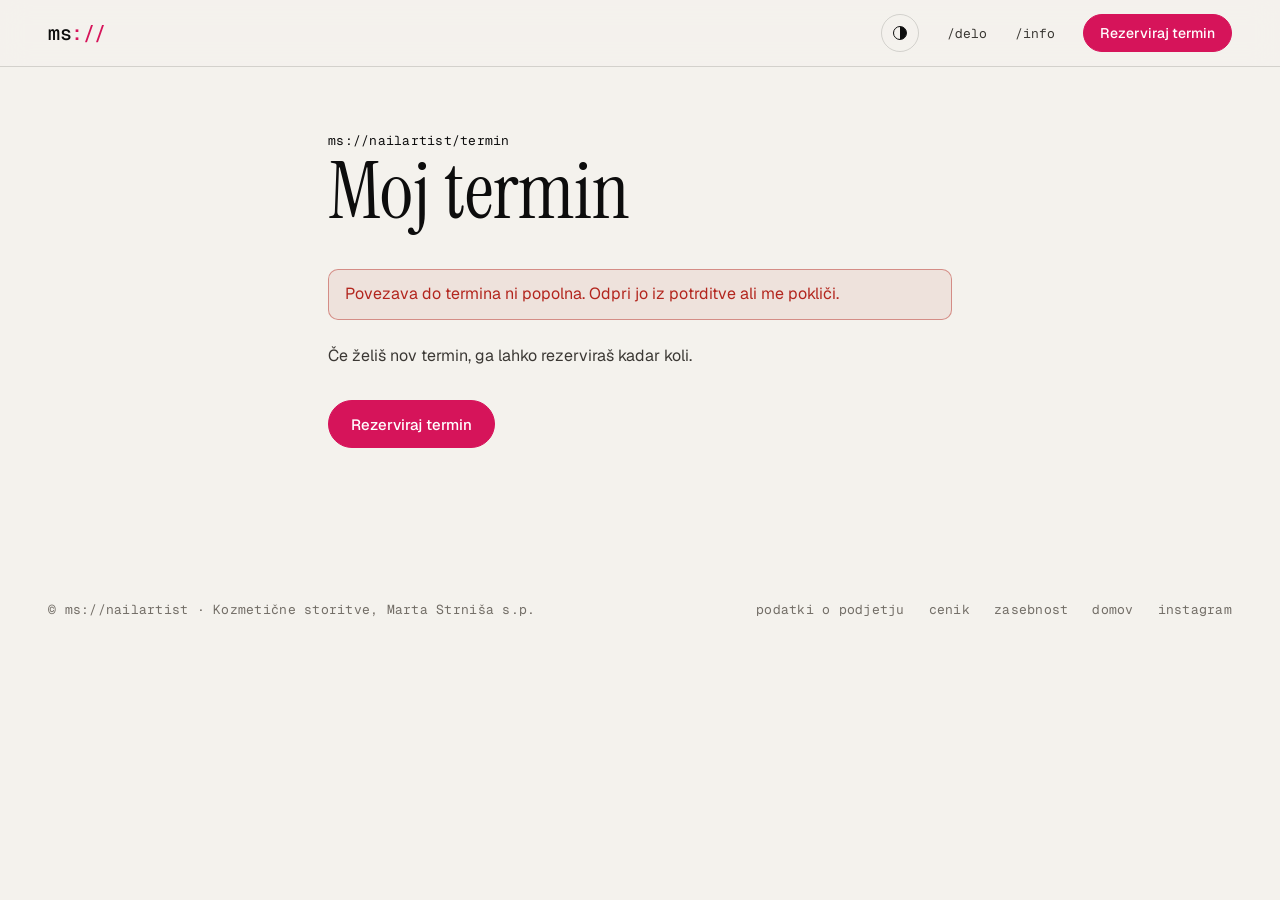
<file: termin.html>
<!doctype html>
<html lang="sl">
<head>
  <meta charset="utf-8">
  <meta name="robots" content="noindex">
  <meta name="viewport" content="width=device-width, initial-scale=1">
  <title>Moj termin · ms://nailartist</title>
  <meta name="description" content="Prestavi ali prekliči svoj termin.">
  <meta name="robots" content="noindex">
  <meta name="referrer" content="no-referrer">
  <link rel="icon" href="data:image/svg+xml,%3Csvg xmlns='http://www.w3.org/2000/svg' viewBox='0 0 32 32'%3E%3Crect width='32' height='32' rx='16' fill='%230a0a0b'/%3E%3Ctext x='16' y='21' font-family='monospace' font-size='12' fill='%23f2eee9' text-anchor='middle'%3Ems:/%3C/text%3E%3C/svg%3E">
  <script src="/motion.js"></script>
  <link rel="stylesheet" href="/fonts/fonts.css">
  <link rel="stylesheet" href="/styles.css">
</head>
<body>
  <header class="site-header scrolled">
    <a class="logo" href="/">ms<span>://</span></a>
    <nav class="nav" aria-label="Glavna navigacija">
      <button class="theme-toggle" type="button" aria-pressed="false"><i></i></button>
      <a href="/#delo">/delo</a>
      <a href="/#info">/info</a>
      <a class="btn btn-pink btn-sm" href="/narocanje.html">Rezerviraj termin</a>
    </nav>
  </header>

  <main class="prose">
    <span class="eyebrow mono">ms://nailartist/termin</span>
    <h1>Moj termin</h1>
    <div id="termin"><p class="muted">Nalagam …</p></div>
    <noscript><p>Za spremembo termina me pokliči: <a href="tel:+38640856852">+386 40 856 852</a>.</p></noscript>
  </main>

  <footer class="mono">
    <span>© ms://nailartist · Kozmetične storitve, Marta Strniša s.p.</span>
    <nav aria-label="Noga">
      <a href="/pogoji.html#podjetje">podatki o podjetju</a>
      <a href="/cenik.html">cenik</a>
      <a href="/zasebnost.html">zasebnost</a>
      <a href="/">domov</a>
      <a href="https://www.instagram.com/ms.nailartist.zip/" target="_blank" rel="noopener">instagram</a>
    </nav>
  </footer>

  <div class="wipe" aria-hidden="true"><span>ms://</span></div>

  <script src="/slots.js" defer></script>
  <script src="/demo-api.js" defer></script>
  <script src="/main.js" defer></script>
  <script src="/termin.js" defer></script>
</body>
</html>
</file>
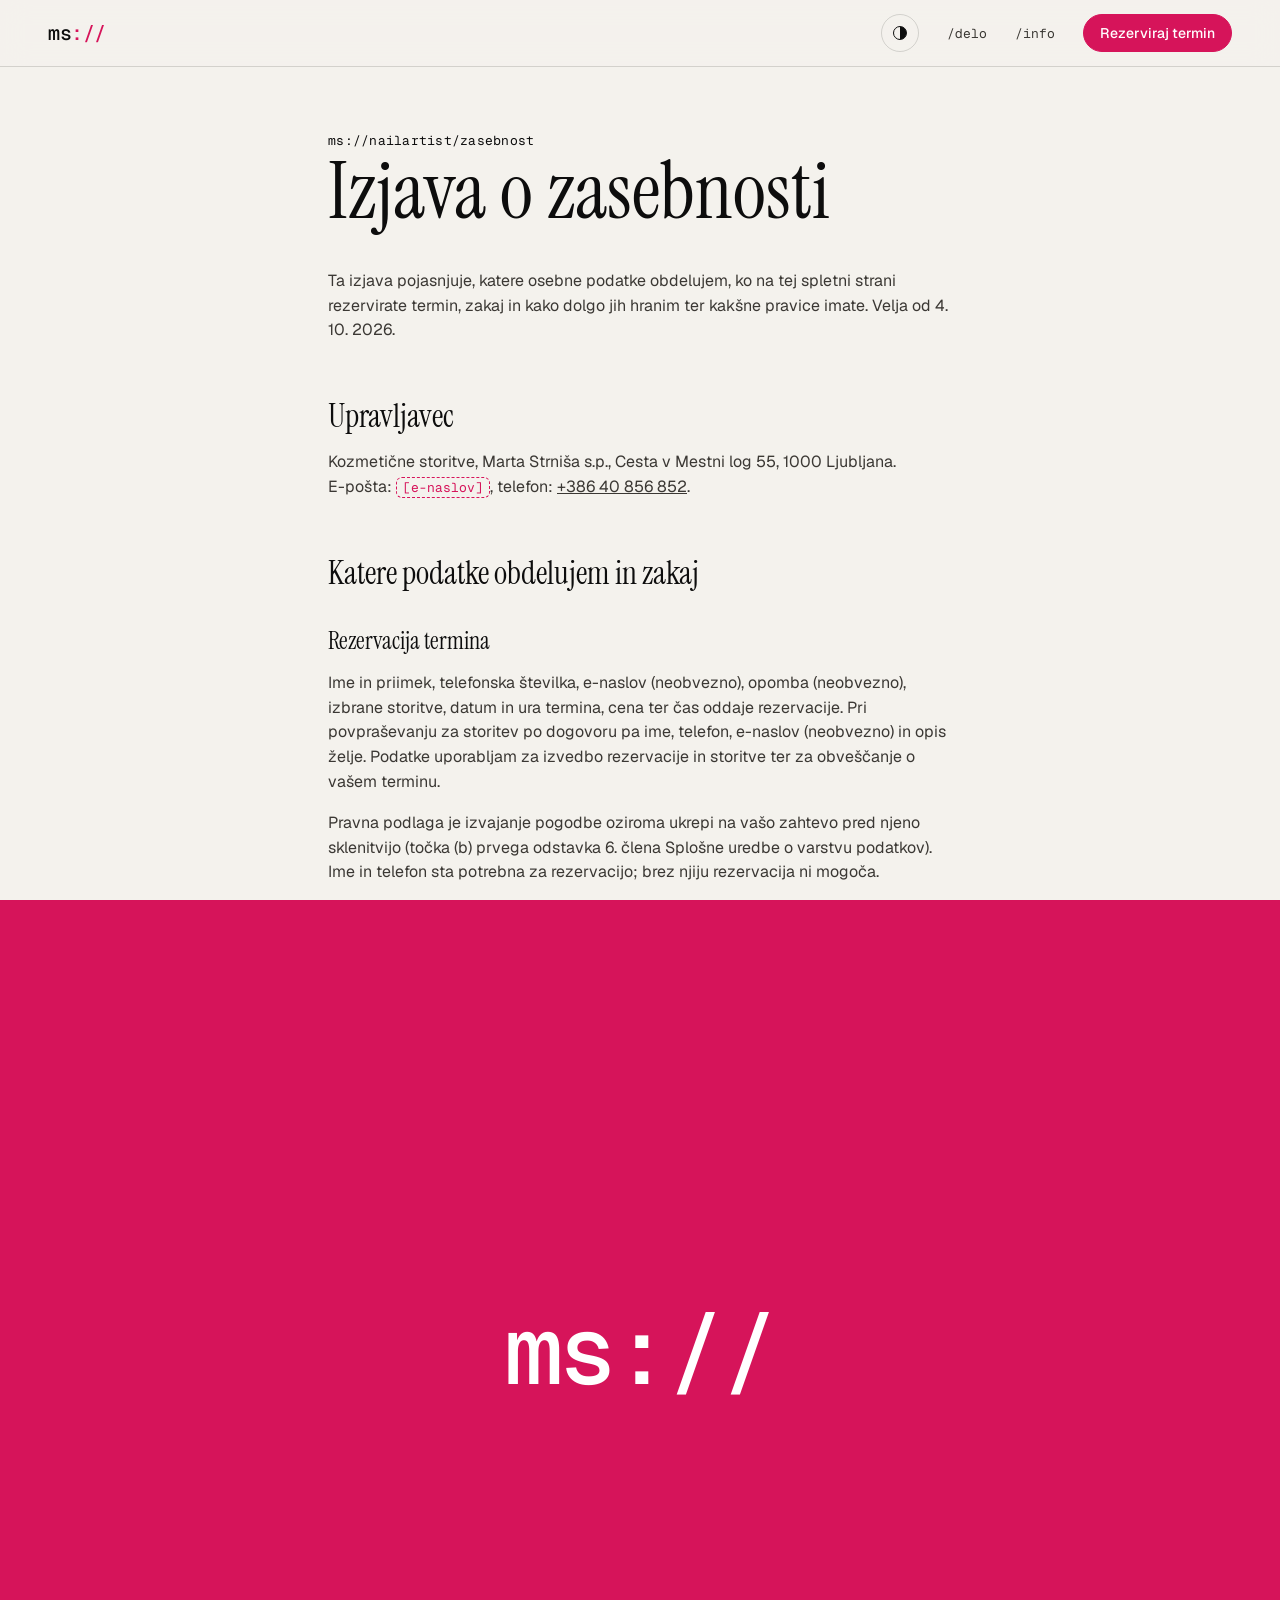
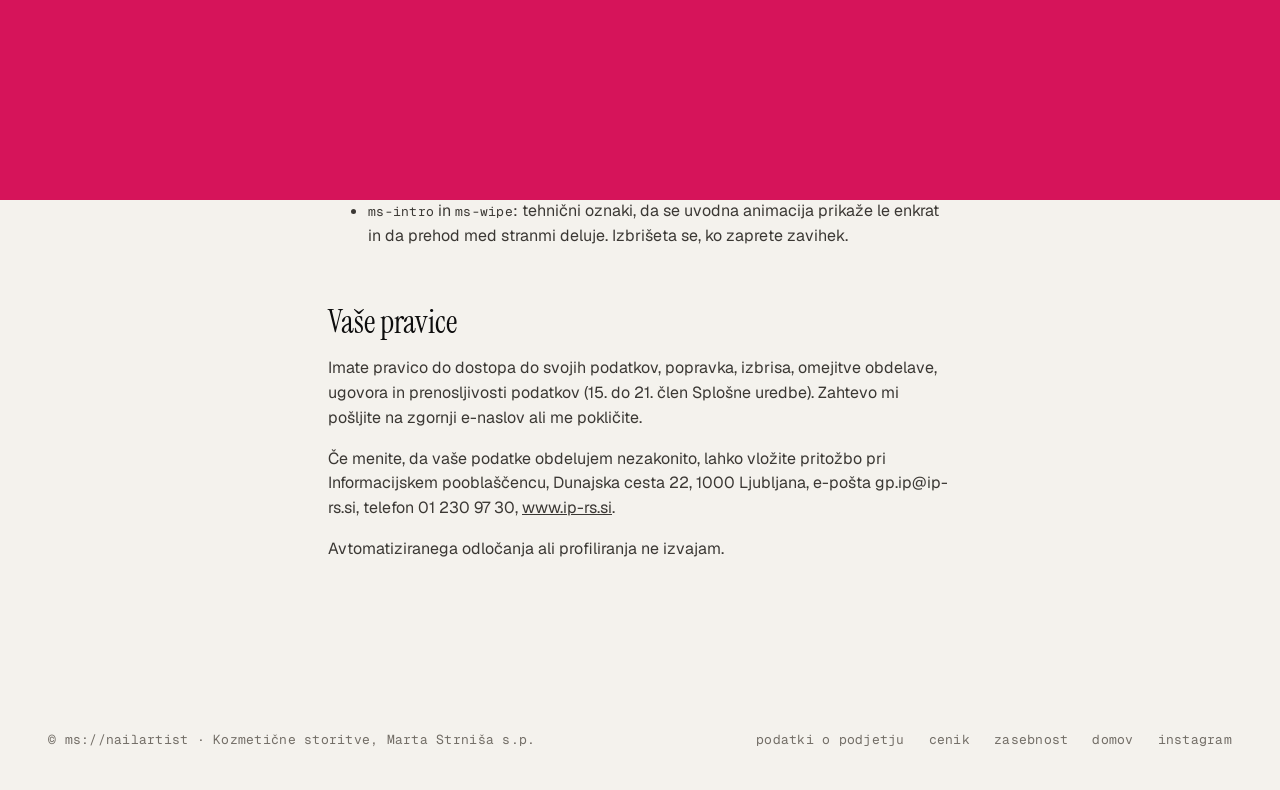
<file: zasebnost.html>
<!doctype html>
<html lang="sl">
<head>
  <meta charset="utf-8">
  <meta name="robots" content="noindex">
  <meta name="viewport" content="width=device-width, initial-scale=1">
  <title>Izjava o zasebnosti · ms://nailartist</title>
  <meta name="description" content="Kako ravnam z vašimi osebnimi podatki.">
  <link rel="icon" href="data:image/svg+xml,%3Csvg xmlns='http://www.w3.org/2000/svg' viewBox='0 0 32 32'%3E%3Crect width='32' height='32' rx='16' fill='%230a0a0b'/%3E%3Ctext x='16' y='21' font-family='monospace' font-size='12' fill='%23f2eee9' text-anchor='middle'%3Ems:/%3C/text%3E%3C/svg%3E">
  <script src="/motion.js"></script>
  <link rel="stylesheet" href="/fonts/fonts.css">
  <link rel="stylesheet" href="/styles.css">
</head>
<body>
  <header class="site-header scrolled">
    <a class="logo" href="/">ms<span>://</span></a>
    <nav class="nav" aria-label="Glavna navigacija">
      <button class="theme-toggle" type="button" aria-pressed="false"><i></i></button>
      <a href="/#delo">/delo</a>
      <a href="/#info">/info</a>
      <a class="btn btn-pink btn-sm" href="/narocanje.html">Rezerviraj termin</a>
    </nav>
  </header>

  <main class="prose">
    <span class="eyebrow mono">ms://nailartist/zasebnost</span>
    <h1>Izjava o zasebnosti</h1>
    <p>Ta izjava pojasnjuje, katere osebne podatke obdelujem, ko na tej spletni strani rezervirate termin, zakaj in kako dolgo jih hranim ter kakšne pravice imate. Velja od 4. 10. 2026.</p>

    <h2>Upravljavec</h2>
    <p>Kozmetične storitve, Marta Strniša s.p., Cesta v Mestni log 55, 1000 Ljubljana.<br>
    E-pošta: <span class="todo">[e-naslov]</span>, telefon: <a href="tel:+38640856852">+386 40 856 852</a>.</p>

    <h2>Katere podatke obdelujem in zakaj</h2>
    <h3>Rezervacija termina</h3>
    <p>Ime in priimek, telefonska številka, e-naslov (neobvezno), opomba (neobvezno), izbrane storitve, datum in ura termina, cena ter čas oddaje rezervacije. Pri povpraševanju za storitev po dogovoru pa ime, telefon, e-naslov (neobvezno) in opis želje. Podatke uporabljam za izvedbo rezervacije in storitve ter za obveščanje o vašem terminu.</p>
    <p>Pravna podlaga je izvajanje pogodbe oziroma ukrepi na vašo zahtevo pred njeno sklenitvijo (točka (b) prvega odstavka 6. člena Splošne uredbe o varstvu podatkov). Ime in telefon sta potrebna za rezervacijo; brez njiju rezervacija ni mogoča.</p>
    <p>Prosim, da v opombo ne vpisujete podatkov o zdravju (npr. bolezni nohtov ali kože). O stanju nohtov se pogovoriva ob obisku.</p>
    <h3>Zaščita pred zlorabo obrazca</h3>
    <p>Da preprečim množično oddajanje lažnih rezervacij, strežnik naslov IP, s katerega je bila oddana rezervacija, hrani v delovnem pomnilniku največ eno uro in ga ne zapisuje trajno. Pravna podlaga je zakoniti interes zaščite spletne strani (točka (f) prvega odstavka 6. člena Splošne uredbe).</p>

    <h2>Kako dolgo hranim podatke</h2>
    <p>Podatki o rezervaciji se samodejno izbrišejo dve leti po datumu termina, podatki o povpraševanju pa dve leti po prejemu povpraševanja. Varnostne kopije teh podatkov se hranijo še največ 14 dni.</p>

    <h2>Komu posredujem podatke</h2>
    <p>Podatkov ne prodajam in jih ne posredujem tretjim osebam. Shranjeni so na strežniku ponudnika gostovanja <span class="todo">[ponudnik gostovanja]</span>, ki jih obdeluje samo po mojem naročilu. Potrditve in obvestila o terminu pošiljam po e-pošti prek ponudnika e-pošte <span class="todo">[ponudnik e-pošte]</span>. <span class="todo">[ali podatki ostanejo v EU – odvisno od izbranega ponudnika gostovanja]</span></p>

    <h2>Piškotki in shranjevanje v brskalniku</h2>
    <p>Stran ne uporablja piškotkov, analitike ali sledenja. Pisave se nalagajo s tega strežnika, ne s strežnikov tretjih oseb. V vašem brskalniku se shranijo samo te nastavitve:</p>
    <ul>
      <li><span class="mono">ms-theme</span>: svetla ali temna tema, ki ste jo izbrali z gumbom. Ostane shranjena, dokler je ne izbrišete v brskalniku.</li>
      <li><span class="mono">ms-intro</span> in <span class="mono">ms-wipe</span>: tehnični oznaki, da se uvodna animacija prikaže le enkrat in da prehod med stranmi deluje. Izbrišeta se, ko zaprete zavihek.</li>
    </ul>

    <h2>Vaše pravice</h2>
    <p>Imate pravico do dostopa do svojih podatkov, popravka, izbrisa, omejitve obdelave, ugovora in prenosljivosti podatkov (15. do 21. člen Splošne uredbe). Zahtevo mi pošljite na zgornji e-naslov ali me pokličite.</p>
    <p>Če menite, da vaše podatke obdelujem nezakonito, lahko vložite pritožbo pri Informacijskem pooblaščencu, Dunajska cesta 22, 1000 Ljubljana, e-pošta gp.ip@ip-rs.si, telefon 01 230 97 30, <a href="https://www.ip-rs.si/" target="_blank" rel="noopener">www.ip-rs.si</a>.</p>
    <p>Avtomatiziranega odločanja ali profiliranja ne izvajam.</p>
  </main>

  <footer class="mono">
    <span>© ms://nailartist · Kozmetične storitve, Marta Strniša s.p.</span>
    <nav aria-label="Noga">
      <a href="/pogoji.html#podjetje">podatki o podjetju</a>
      <a href="/cenik.html">cenik</a>
      <a href="/zasebnost.html">zasebnost</a>
      <a href="/">domov</a>
      <a href="https://www.instagram.com/ms.nailartist.zip/" target="_blank" rel="noopener">instagram</a>
    </nav>
  </footer>

  <div class="wipe" aria-hidden="true"><span>ms://</span></div>

  <script src="/slots.js" defer></script>
  <script src="/demo-api.js" defer></script>
  <script src="/main.js" defer></script>
</body>
</html>
</file>
<file: fonts/fonts.css>
/* Self-hosted copies of Google Fonts (SIL OFL 1.1, licences in this folder); latin + latin-ext only. */
/* latin-ext */
@font-face {
  font-family: 'Geist';
  font-style: normal;
  font-weight: 400;
  font-display: swap;
  src: url(/fonts/geist-normal-latin-ext-0.woff2) format('woff2');
  unicode-range: U+0100-02BA, U+02BD-02C5, U+02C7-02CC, U+02CE-02D7, U+02DD-02FF, U+0304, U+0308, U+0329, U+1D00-1DBF, U+1E00-1E9F, U+1EF2-1EFF, U+2020, U+20A0-20AB, U+20AD-20C0, U+2113, U+2C60-2C7F, U+A720-A7FF;
}
/* latin */
@font-face {
  font-family: 'Geist';
  font-style: normal;
  font-weight: 400;
  font-display: swap;
  src: url(/fonts/geist-normal-latin-1.woff2) format('woff2');
  unicode-range: U+0000-00FF, U+0131, U+0152-0153, U+02BB-02BC, U+02C6, U+02DA, U+02DC, U+0304, U+0308, U+0329, U+2000-206F, U+20AC, U+2122, U+2191, U+2193, U+2212, U+2215, U+FEFF, U+FFFD;
}
/* latin-ext */
@font-face {
  font-family: 'Geist';
  font-style: normal;
  font-weight: 500;
  font-display: swap;
  src: url(/fonts/geist-normal-latin-ext-0.woff2) format('woff2');
  unicode-range: U+0100-02BA, U+02BD-02C5, U+02C7-02CC, U+02CE-02D7, U+02DD-02FF, U+0304, U+0308, U+0329, U+1D00-1DBF, U+1E00-1E9F, U+1EF2-1EFF, U+2020, U+20A0-20AB, U+20AD-20C0, U+2113, U+2C60-2C7F, U+A720-A7FF;
}
/* latin */
@font-face {
  font-family: 'Geist';
  font-style: normal;
  font-weight: 500;
  font-display: swap;
  src: url(/fonts/geist-normal-latin-1.woff2) format('woff2');
  unicode-range: U+0000-00FF, U+0131, U+0152-0153, U+02BB-02BC, U+02C6, U+02DA, U+02DC, U+0304, U+0308, U+0329, U+2000-206F, U+20AC, U+2122, U+2191, U+2193, U+2212, U+2215, U+FEFF, U+FFFD;
}
/* latin-ext */
@font-face {
  font-family: 'Geist Mono';
  font-style: normal;
  font-weight: 400;
  font-display: swap;
  src: url(/fonts/geist-mono-normal-latin-ext-2.woff2) format('woff2');
  unicode-range: U+0100-02BA, U+02BD-02C5, U+02C7-02CC, U+02CE-02D7, U+02DD-02FF, U+0304, U+0308, U+0329, U+1D00-1DBF, U+1E00-1E9F, U+1EF2-1EFF, U+2020, U+20A0-20AB, U+20AD-20C0, U+2113, U+2C60-2C7F, U+A720-A7FF;
}
/* latin */
@font-face {
  font-family: 'Geist Mono';
  font-style: normal;
  font-weight: 400;
  font-display: swap;
  src: url(/fonts/geist-mono-normal-latin-3.woff2) format('woff2');
  unicode-range: U+0000-00FF, U+0131, U+0152-0153, U+02BB-02BC, U+02C6, U+02DA, U+02DC, U+0304, U+0308, U+0329, U+2000-206F, U+20AC, U+2122, U+2191, U+2193, U+2212, U+2215, U+FEFF, U+FFFD;
}
/* latin-ext */
@font-face {
  font-family: 'Geist Mono';
  font-style: normal;
  font-weight: 500;
  font-display: swap;
  src: url(/fonts/geist-mono-normal-latin-ext-2.woff2) format('woff2');
  unicode-range: U+0100-02BA, U+02BD-02C5, U+02C7-02CC, U+02CE-02D7, U+02DD-02FF, U+0304, U+0308, U+0329, U+1D00-1DBF, U+1E00-1E9F, U+1EF2-1EFF, U+2020, U+20A0-20AB, U+20AD-20C0, U+2113, U+2C60-2C7F, U+A720-A7FF;
}
/* latin */
@font-face {
  font-family: 'Geist Mono';
  font-style: normal;
  font-weight: 500;
  font-display: swap;
  src: url(/fonts/geist-mono-normal-latin-3.woff2) format('woff2');
  unicode-range: U+0000-00FF, U+0131, U+0152-0153, U+02BB-02BC, U+02C6, U+02DA, U+02DC, U+0304, U+0308, U+0329, U+2000-206F, U+20AC, U+2122, U+2191, U+2193, U+2212, U+2215, U+FEFF, U+FFFD;
}
/* latin-ext */
@font-face {
  font-family: 'Instrument Serif';
  font-style: italic;
  font-weight: 400;
  font-display: swap;
  src: url(/fonts/instrument-serif-italic-latin-ext-4.woff2) format('woff2');
  unicode-range: U+0100-02BA, U+02BD-02C5, U+02C7-02CC, U+02CE-02D7, U+02DD-02FF, U+0304, U+0308, U+0329, U+1D00-1DBF, U+1E00-1E9F, U+1EF2-1EFF, U+2020, U+20A0-20AB, U+20AD-20C0, U+2113, U+2C60-2C7F, U+A720-A7FF;
}
/* latin */
@font-face {
  font-family: 'Instrument Serif';
  font-style: italic;
  font-weight: 400;
  font-display: swap;
  src: url(/fonts/instrument-serif-italic-latin-5.woff2) format('woff2');
  unicode-range: U+0000-00FF, U+0131, U+0152-0153, U+02BB-02BC, U+02C6, U+02DA, U+02DC, U+0304, U+0308, U+0329, U+2000-206F, U+20AC, U+2122, U+2191, U+2193, U+2212, U+2215, U+FEFF, U+FFFD;
}
/* latin-ext */
@font-face {
  font-family: 'Instrument Serif';
  font-style: normal;
  font-weight: 400;
  font-display: swap;
  src: url(/fonts/instrument-serif-normal-latin-ext-6.woff2) format('woff2');
  unicode-range: U+0100-02BA, U+02BD-02C5, U+02C7-02CC, U+02CE-02D7, U+02DD-02FF, U+0304, U+0308, U+0329, U+1D00-1DBF, U+1E00-1E9F, U+1EF2-1EFF, U+2020, U+20A0-20AB, U+20AD-20C0, U+2113, U+2C60-2C7F, U+A720-A7FF;
}
/* latin */
@font-face {
  font-family: 'Instrument Serif';
  font-style: normal;
  font-weight: 400;
  font-display: swap;
  src: url(/fonts/instrument-serif-normal-latin-7.woff2) format('woff2');
  unicode-range: U+0000-00FF, U+0131, U+0152-0153, U+02BB-02BC, U+02C6, U+02DA, U+02DC, U+0304, U+0308, U+0329, U+2000-206F, U+20AC, U+2122, U+2191, U+2193, U+2212, U+2215, U+FEFF, U+FFFD;
}
</file>
<file: styles.css>
:root {
  --bg: #0a0a0b;
  --bg-2: #121214;
  --bg-3: #1a1a1d;
  --ink: #f2eee9;
  --ink-2: #b9b4ae;
  --ink-3: #7d7873;
  --line: rgba(242, 238, 233, 0.12);
  --line-2: rgba(242, 238, 233, 0.22);
  --pink: #ff3d7f;
  --pink-ink: #1a0510;
  --ease: cubic-bezier(0.2, 0.7, 0.1, 1);
  --serif: 'Instrument Serif', Georgia, serif;
  --sans: 'Geist', system-ui, sans-serif;
  --mono: 'Geist Mono', ui-monospace, monospace;
  --gutter: clamp(16px, 4vw, 48px);
  --radius: 14px;
  color-scheme: dark;
}
:root[data-theme='light'] {
  --bg: #f4f2ed;
  --bg-2: #ebe8e1;
  --bg-3: #e1ddd4;
  --ink: #0d0d0d;
  --ink-2: #3b3834;
  --ink-3: #736e67;
  --line: rgba(13, 13, 13, 0.14);
  --line-2: rgba(13, 13, 13, 0.3);
  --pink: #d6145a;
  --pink-ink: #ffffff;
  --danger: #b3261e;
  color-scheme: light;
}

*, *::before, *::after { box-sizing: border-box; }
html { -webkit-text-size-adjust: 100%; }
body {
  margin: 0;
  background: var(--bg);
  color: var(--ink);
  font: 400 16px/1.55 var(--sans);
  -webkit-font-smoothing: antialiased;
  overflow-x: hidden;
}
img { display: block; max-width: 100%; }
a { color: inherit; }
button { font: inherit; color: inherit; }
::selection { background: var(--pink); color: var(--pink-ink); }
:focus-visible { outline: 2px solid var(--pink); outline-offset: 3px; border-radius: 6px; }

.mono { font-family: var(--mono); font-size: 13px; letter-spacing: 0.02em; }
.serif { font-family: var(--serif); font-weight: 400; }
.muted { color: var(--ink-3); }
.visually-hidden { position: absolute; width: 1px; height: 1px; overflow: hidden; clip: rect(0 0 0 0); white-space: nowrap; }

/* header */
.site-header {
  position: fixed; inset: 0 0 auto 0; z-index: 50;
  display: flex; align-items: center; justify-content: space-between; gap: 16px;
  padding: 14px var(--gutter);
  transition: background 0.4s var(--ease), border-color 0.4s var(--ease), transform 0.5s var(--ease);
  border-bottom: 1px solid transparent;
}
.site-header.tuck { transform: translateY(-100%); }
.site-header.scrolled { background: rgba(10, 10, 11, 0.78); backdrop-filter: blur(14px); -webkit-backdrop-filter: blur(14px); border-color: var(--line); }
.logo { font: 500 20px/1 var(--mono); text-decoration: none; letter-spacing: -0.02em; }
.logo span { color: var(--pink); }
.nav { display: flex; align-items: center; gap: 28px; }
.nav a:not(.btn) { font: 13px var(--mono); text-decoration: none; color: var(--ink-2); transition: color 0.2s; }
.nav a:not(.btn):hover { color: var(--ink); }
@media (max-width: 760px) { .nav { gap: 10px; } .nav a:not(.btn) { display: none; } }
@media (max-width: 380px) { .nav { gap: 6px; } .site-header .btn-sm { padding: 0 12px; } }

/* buttons */
.btn {
  --h: 48px;
  display: inline-flex; align-items: center; justify-content: center; gap: 10px;
  height: var(--h); padding: 0 22px; border-radius: 999px;
  font: 500 15px var(--sans); text-decoration: none; cursor: pointer;
  border: 1px solid var(--line-2); background: transparent;
  transition: transform 0.25s var(--ease), background 0.25s, color 0.25s, border-color 0.25s, opacity 0.25s;
}
.btn:hover { border-color: var(--ink); }
.btn:active { transform: scale(0.97); }
.btn-pink { background: var(--pink); color: var(--pink-ink); border-color: var(--pink); }
.btn-pink:hover { background: #ff5a93; border-color: #ff5a93; }
.btn-sm { --h: 38px; padding: 0 16px; font-size: 14px; }
.btn .arrow { transition: transform 0.3s var(--ease); }
.btn:hover .arrow { transform: translateX(4px); }
.btn[disabled] { opacity: 0.35; cursor: not-allowed; transform: none; }

footer { display: flex; flex-wrap: wrap; justify-content: space-between; gap: 16px; padding: 32px var(--gutter) 40px; color: var(--ink-3); }
footer a { text-decoration: none; }
footer a:hover { color: var(--ink); }
footer nav { display: flex; flex-wrap: wrap; gap: 8px 24px; }

/* booking */
.book { padding: 104px var(--gutter) 120px; max-width: 1280px; margin: 0 auto; }
.book-top { display: flex; flex-wrap: wrap; align-items: end; justify-content: space-between; gap: 20px; margin-bottom: 40px; }
.book-top h1 { margin: 0; font: 400 clamp(44px, 7vw, 88px)/0.95 var(--serif); letter-spacing: -0.02em; }
.stepper { display: flex; gap: 6px; list-style: none; margin: 0; padding: 0; }
.stepper li { padding: 7px 12px; border-radius: 999px; border: 1px solid var(--line); color: var(--ink-3); transition: all 0.4s var(--ease); }
.stepper li.on { border-color: var(--pink); color: var(--ink); }
.stepper li.done { color: var(--ink-2); }
.book-grid { display: grid; grid-template-columns: minmax(0, 1fr) 380px; gap: 32px; align-items: start; }
#pane { min-width: 0; }
@media (max-width: 960px) { .book-grid { grid-template-columns: 1fr; } }

.pane { animation: paneIn 0.6s var(--ease); }
@keyframes paneIn { from { opacity: 0; transform: translateY(16px); } }
.notice { margin: 0 0 24px; padding: 12px 16px; border-radius: 10px; border: 1px dashed var(--line-2); color: var(--ink-2); }
.error { margin: 0 0 20px; padding: 12px 16px; border-radius: 10px; background: rgba(255,61,127,0.12); border: 1px solid rgba(255,61,127,0.4); }

.cat { padding: 28px 0; border-top: 1px solid var(--line); }
.cat h2 { margin: 0; font: 400 32px/1.1 var(--serif); }
.cat .note { margin: 4px 0 16px; color: var(--ink-3); font-size: 14px; }
.field .hint { margin: 6px 0 0; color: var(--ink-3); font-size: 13px; }
.fees { list-style: none; margin: 12px 0 0; padding: 0; }
.fees li { display: flex; justify-content: space-between; gap: 16px; padding: 12px 0; border-top: 1px solid var(--line); }
.fees li > .mono { white-space: nowrap; text-align: right; }
.fees .desc { display: block; margin-top: 2px; color: var(--ink-3); font-size: 14px; }
.lead-actions { display: flex; flex-wrap: wrap; gap: 12px; margin: 32px 0 0; }
.prose .first-slot { margin: 0 0 20px; display: grid; gap: 12px; }
.prose .first-slot .when { margin: 0; }
.prose .notice, .prose .error { margin: 24px 0; }
.consent-check { display: flex; align-items: flex-start; gap: 10px; color: var(--ink-2); font-size: 14px; cursor: pointer; }
.consent-check input { flex: 0 0 auto; width: 18px; height: 18px; margin-top: 2px; accent-color: var(--pink); }
.price-note { margin: 40px 0 0; color: var(--ink-3); font-size: 12px; line-height: 1.6; }
.svc-list { display: grid; gap: 8px; margin: 0; padding: 0; list-style: none; }
.svc {
  width: 100%; display: grid; grid-template-columns: 22px minmax(0, 1fr) auto; align-items: center; gap: 16px;
  padding: 16px 18px; border-radius: 12px; border: 1px solid var(--line); background: var(--bg-2);
  text-align: left; cursor: pointer;
  transition: border-color 0.25s, background 0.25s, transform 0.2s var(--ease);
}
.svc:hover { border-color: var(--line-2); }
.svc:active { transform: scale(0.99); }
.svc[aria-pressed='true'] { border-color: var(--pink); background: rgba(255,61,127,0.08); }
.svc .tick { width: 20px; height: 20px; border: 1.5px solid var(--line-2); border-radius: 50%; display: grid; place-items: center; transition: border-color 0.25s; }
.svc .tick.sq { border-radius: 6px; }
.svc .tick::after { content: ''; width: 10px; height: 10px; border-radius: inherit; background: var(--pink); transform: scale(0); transition: transform 0.35s var(--ease); }
.svc[aria-pressed='true'] .tick { border-color: var(--pink); }
.svc[aria-pressed='true'] .tick::after { transform: scale(1); }
.svc .name { font-weight: 500; }
.surcharge { display: block; width: fit-content; max-width: 100%; margin-top: 10px; padding: 6px 10px; border: 1px solid var(--pink); border-radius: 8px; color: var(--ink); font: 500 13px/1.35 var(--mono); }
.surcharge-note { color: var(--ink); }
.svc .desc { display: block; font-size: 14px; color: var(--ink-3); font-weight: 400; margin-top: 2px; }
.svc .meta { color: var(--ink-2); text-align: right; white-space: nowrap; }

.summary {
  position: sticky; top: 88px;
  border-radius: 18px; background: var(--bg-2); border: 1px solid var(--line); padding: 24px;
}
.summary h2 { margin: 0 0 4px; font: 400 30px/1.1 var(--serif); }
.summary .empty { margin: 16px 0 20px; color: var(--ink-3); }
.sum-list { list-style: none; margin: 16px 0 0; padding: 0; }
.sum-list li { display: grid; grid-template-columns: 1fr auto 28px; gap: 10px; align-items: start; padding: 12px 0; border-top: 1px solid var(--line); animation: itemIn 0.45s var(--ease); }
@keyframes itemIn { from { opacity: 0; transform: translateX(-10px); } }
.sum-list .m { color: var(--ink-3); display: block; font-size: 13px; }
.sum-list .x { width: 28px; height: 28px; border-radius: 50%; border: 0; background: transparent; color: var(--ink-3); cursor: pointer; }
.sum-list .x:hover { background: var(--bg-3); color: var(--ink); }
.sum-total { display: flex; justify-content: space-between; gap: 12px; padding: 16px 0 0; margin-top: 4px; border-top: 1px solid var(--line-2); font-weight: 500; }
.sum-slot { margin-top: 16px; padding: 14px 16px; border-radius: 12px; background: var(--bg-3); }
.sum-slot b { display: block; font-weight: 500; }
.summary .btn { width: 100%; margin-top: 20px; }
.summary .back { display: block; width: 100%; margin-top: 10px; padding: 8px; border: 0; background: none; color: var(--ink-3); cursor: pointer; }
.summary .back:hover { color: var(--ink); }
.consent { margin: 14px 0 0; font-size: 13px; color: var(--ink-3); }
.consent a { color: var(--ink-2); }

.summary .toggle { display: none; width: 100%; justify-content: space-between; align-items: center; padding: 0; border: 0; background: none; cursor: pointer; }
@media (max-width: 960px) {
  .summary { position: fixed; inset: auto 0 0 0; top: auto; z-index: 40; border-radius: 18px 18px 0 0; padding: 16px var(--gutter) calc(16px + env(safe-area-inset-bottom)); max-height: 80vh; overflow-y: auto; box-shadow: 0 -20px 40px rgba(0,0,0,0.5); }
  .summary:not(.open) .sum-list, .summary:not(.open) .empty, .summary:not(.open) h2 { display: none; }
  .summary .toggle { display: flex; }
  .summary .toggle { min-height: 44px; }
  .summary .back { min-height: 44px; }
  .first-slot .btn-sm { height: 44px; }
}

.first-slot { padding: 32px; border-radius: 18px; border: 1px solid var(--pink); background: linear-gradient(135deg, rgba(255,61,127,0.14), transparent 60%); }
.first-slot .when { margin: 10px 0 0; font: 400 clamp(34px, 5vw, 56px)/1.02 var(--serif); }
.days { display: flex; gap: 8px; overflow-x: auto; padding: 4px 2px 12px; margin: 16px 0 8px; scrollbar-width: thin; }
.day { flex: 0 0 auto; min-width: 76px; padding: 10px 12px; border-radius: 12px; border: 1px solid var(--line); background: var(--bg-2); cursor: pointer; text-align: center; transition: border-color 0.25s, background 0.25s; }
.day b { display: block; font: 400 26px/1.1 var(--serif); }
.day[aria-pressed='true'] { border-color: var(--pink); background: rgba(255,61,127,0.08); }
.times { display: grid; grid-template-columns: repeat(auto-fill, minmax(84px, 1fr)); gap: 8px; }
.time { padding: 12px 0; border-radius: 10px; border: 1px solid var(--line); background: var(--bg-2); cursor: pointer; font: 14px var(--mono); transition: border-color 0.2s, background 0.2s; }
.time:hover { border-color: var(--line-2); }
.time[aria-pressed='true'] { border-color: var(--pink); background: var(--pink); color: var(--pink-ink); }
.pick-head { margin: 40px 0 0; font: 400 28px/1.1 var(--serif); }

.form { display: grid; gap: 18px; max-width: 560px; }
.field label { display: block; margin-bottom: 8px; color: var(--ink-2); font-size: 14px; }
.field input, .field textarea {
  width: 100%; padding: 14px 16px; border-radius: 12px; border: 1px solid var(--line-2); background: var(--bg-2); color: var(--ink);
  font: 16px var(--sans); transition: border-color 0.2s;
}
.field input:focus, .field textarea:focus { outline: none; border-color: var(--pink); }
.field textarea { min-height: 110px; resize: vertical; }
.hp { position: absolute; left: -9999px; }

.done { text-align: left; max-width: 640px; }
.done h2 { margin: 0 0 16px; font: 400 clamp(56px, 9vw, 120px)/0.9 var(--serif); }
.done h2 em { color: var(--pink); }

/* terms */
.prose { max-width: 720px; margin: 0 auto; padding: 128px var(--gutter) 120px; }
.prose h1 { font: 400 clamp(44px, 7vw, 80px)/0.95 var(--serif); margin: 0 0 40px; }
.prose h2 { font: 400 32px/1.1 var(--serif); margin: 56px 0 12px; }
.facts { list-style: none; margin: 0; padding: 0; border-top: 1px solid var(--line); }
.prose .facts li { display: grid; grid-template-columns: 160px 1fr; gap: 16px; margin: 0; padding: 12px 0; border-bottom: 1px solid var(--line); color: var(--ink); }
.facts .k { color: var(--ink-3); }
@media (max-width: 560px) { .prose .facts li { grid-template-columns: 1fr; gap: 2px; } }
.todo { color: var(--pink); border: 1px dashed var(--pink); border-radius: 6px; padding: 1px 6px; font: 13px var(--mono); }
.prose h3 { font: 400 24px/1.15 var(--serif); margin: 36px 0 10px; }
.prose p, .prose li { color: var(--ink-2); }
.prose li { margin-bottom: 10px; }
.prose strong { color: var(--ink); font-weight: 500; }

.done .first-slot { display: grid; gap: 12px; margin: 0 0 24px; }
.done .first-slot .when { margin: 0; }

/* motion switch: html[data-motion] is set before first paint by motion.js */
.theme-toggle { display: inline-grid; place-items: center; width: 38px; height: 38px; padding: 0; border-radius: 50%; border: 1px solid var(--line); background: none; color: var(--ink); cursor: pointer; }
.theme-toggle:hover { border-color: var(--line-2); }
.theme-toggle i { width: 14px; height: 14px; border-radius: 50%; border: 1.5px solid currentColor; background: linear-gradient(90deg, currentColor 50%, transparent 50%); transition: transform 0.5s var(--ease); }
[data-theme='light'] .theme-toggle i { transform: rotate(180deg); }

/* page wipe between pages */
.wipe { position: fixed; inset: 0; z-index: 200; background: var(--pink); transform: translateY(100%); pointer-events: none; display: grid; place-items: center; }
.wipe span { font: 500 clamp(40px, 8vw, 96px)/1 var(--mono); color: var(--pink-ink); letter-spacing: -0.04em; }
.wipe.cover { transform: none; }
[data-motion='off'] *, [data-motion='off'] *::before, [data-motion='off'] *::after { animation-duration: 0.001s !important; animation-iteration-count: 1 !important; transition-duration: 0.001s !important; }
.wiping .wipe { transform: none; }

.magnetic { transition: transform 0.4s var(--ease), background 0.25s, color 0.25s, border-color 0.25s; }
@media (max-width: 760px) {
  .site-header .btn-sm { height: 44px; }
  .site-header .theme-toggle { width: 44px; height: 44px; }
  .logo { display: inline-block; padding: 12px 8px 12px 0; }
}
.site-header .btn { white-space: nowrap; }

/* light (paper) theme */
.svc .dots { display: none; }
[data-theme='light'] .site-header.scrolled { background: rgba(244, 242, 237, 0.86); }
[data-theme='light'] .btn-pink:hover { background: #b8104c; border-color: #b8104c; }
[data-theme='light'] .error { background: rgba(179,38,30,0.08); border-color: rgba(179,38,30,0.45); color: var(--danger); }
[data-theme='light'] .svc[aria-pressed='true'] { border-color: var(--ink); background: var(--bg); box-shadow: 4px 4px 0 var(--ink); }
[data-theme='light'] .first-slot { background: var(--bg-2); }
[data-theme='light'] .day[aria-pressed='true'] { border-color: var(--ink); background: var(--bg); box-shadow: 3px 3px 0 var(--ink); }
/* dotted price leaders, as on her printed cenik */
[data-theme='light'] .svc { grid-template-columns: 22px minmax(0, max-content) minmax(110px, 1fr) auto; }
/* the leader sits on the price's line (vertically centred); on phones there is no room, so it is dropped */
[data-theme='light'] .svc .dots { display: block; align-self: center; position: relative; top: 5px; height: 0; border-bottom: 3px dotted var(--ink); }
@media (max-width: 560px) {
  [data-theme='light'] .svc { grid-template-columns: 22px minmax(0, 1fr) auto; }
  [data-theme='light'] .svc .dots { display: none; }
}
[data-theme='light'] .svc .meta { color: var(--ink); }
[data-theme='light'] .sum-list .x { font: 18px/1 system-ui, sans-serif; }
</file>
<file: home.css>
/* Homepage. Default styles are the static layout (motion off / no JS);
   motion on keeps the same layout and only adds animation (home.js). */

.eyebrow { display: block; margin-bottom: 18px; color: var(--pink); }
.typing.caret-on::after { content: ''; display: inline-block; width: 0.5em; height: 1em; margin-left: 2px; background: currentColor; vertical-align: -0.12em; animation: blink 1s steps(1) infinite; }
.section-head { display: flex; flex-wrap: wrap; align-items: end; justify-content: space-between; gap: 24px; margin-bottom: clamp(40px, 6vw, 72px); }
.section-head h2, .work-head h2, .levels-head h2 { margin: 0; font: 400 clamp(44px, 7.5vw, 112px)/0.92 var(--serif); letter-spacing: -0.02em; }
h2 em, .manifesto-text em, .cta-title em { color: var(--pink); }

/* intro: the site "unzips" */
.intro { position: fixed; inset: 0; z-index: 180; display: none; }
[data-motion='on'] .intro.run { display: block; }
.intro-panel { position: absolute; left: 0; right: 0; height: 50.5%; background: var(--bg); }
.intro-panel.top { top: 0; }
.intro-panel.bottom { bottom: 0; }
.intro-body { position: absolute; inset: 0; display: grid; place-content: center; gap: 18px; width: min(520px, calc(100% - 32px)); margin: auto; }
.intro-file { margin: 0; font-size: clamp(22px, 3vw, 34px); color: var(--ink); }
.intro-file span { color: var(--pink); }
.intro-log { list-style: none; margin: 0; padding: 0; height: 7.5em; overflow: hidden; color: var(--ink-3); font-size: 12px; line-height: 1.5; display: flex; flex-direction: column; justify-content: flex-end; }
.intro-log li b { color: var(--ink-2); font-weight: 400; }
.intro-bar { height: 2px; background: var(--line); }
.intro-bar i { display: block; height: 100%; width: 100%; background: var(--pink); transform-origin: left; transform: scaleX(0); }
.intro-pct { margin: 0; justify-self: end; color: var(--ink-2); }

/* hero */
.hero { position: relative; height: 100svh; min-height: 600px; overflow: hidden; }
.hero-media { position: absolute; inset: 0; background: #0d0d0e; will-change: clip-path; }
.hero-video { width: 100%; height: 100%; object-fit: cover; display: block; }
.hero-media::after { content: ''; position: absolute; inset: 0; background: linear-gradient(to right, rgba(10,10,11,0.88) 0%, rgba(10,10,11,0.55) 38%, rgba(10,10,11,0) 65%), linear-gradient(to top, rgba(10,10,11,0.7), transparent 40%); }
.hero-copy { position: relative; z-index: 1; height: 100%; display: flex; flex-direction: column; justify-content: flex-end; padding: 120px var(--gutter) clamp(40px, 8vh, 88px); max-width: 980px; }
.path { font: 14px var(--mono); color: var(--pink); margin: 0 0 20px; min-height: 1.4em; }
.path .caret { display: inline-block; width: 0.55em; height: 1.05em; background: var(--pink); vertical-align: -0.15em; margin-left: 2px; animation: blink 1s steps(1) infinite; }
@keyframes blink { 50% { opacity: 0; } }
.hero-title { margin: 0; font: 400 clamp(40px, min(7vw, 11vh), 104px)/0.9 var(--serif); letter-spacing: -0.025em; }
.hero-title .ht-line { display: block; }
.hero-title em { color: var(--pink); }
.hero .sub { max-width: 480px; margin: 28px 0 32px; font-size: 18px; color: var(--ink-2); }
.hero-actions { display: flex; flex-wrap: wrap; align-items: center; gap: 12px; }
.next-slot { margin: 28px 0 0; display: flex; align-items: center; gap: 10px; color: var(--ink-2); }
.next-slot .dot { width: 8px; height: 8px; border-radius: 50%; background: #3ddc84; animation: ping 2s infinite; }
@keyframes ping { 0% { box-shadow: 0 0 0 0 rgba(61,220,132,0.6); } 70%, 100% { box-shadow: 0 0 0 10px rgba(61,220,132,0); } }
.hero-scroll { position: absolute; right: var(--gutter); bottom: clamp(40px, 8vh, 88px); z-index: 1; display: flex; flex-direction: column; align-items: center; gap: 10px; color: var(--ink-3); font-size: 11px; }
.hero-scroll i { width: 1px; height: 56px; background: linear-gradient(var(--ink-2), transparent); transform-origin: top; animation: drop 2s var(--ease) infinite; }
@keyframes drop { 0% { transform: scaleY(0); } 50% { transform: scaleY(1); transform-origin: top; } 51% { transform-origin: bottom; } 100% { transform: scaleY(0); transform-origin: bottom; } }
@media (max-width: 760px) {
  .hero-media::after { background: linear-gradient(to top, rgba(10,10,11,0.95) 0%, rgba(10,10,11,0.75) 45%, rgba(10,10,11,0.15) 80%); }
  .hero-scroll { display: none; }
  .hero-video { object-position: 70% center; }
  .hero-title { font-size: clamp(32px, 10.5vw, 54px); }
}

/* manifesto: words light up with scroll */
.manifesto { padding: clamp(120px, 18vw, 240px) var(--gutter); }
.manifesto-text { text-wrap: balance; margin: 0 auto; max-width: 1280px; font: 400 clamp(36px, 5.4vw, 84px)/1.08 var(--serif); letter-spacing: -0.015em; }
.pill { display: inline-block; width: 2.1em; height: 0.82em; border-radius: 999px; overflow: hidden; vertical-align: -0.06em; margin: 0 0.08em; background: var(--bg-3); }
.pill img { width: 100%; height: 100%; object-fit: cover; display: block; }

/* interlude: a strip of her photos with scrubbed type */
.interlude { position: relative; height: 110vh; overflow: hidden; display: grid; align-content: center; }
.interlude-media { position: absolute; inset: 0 auto 0 0; display: flex; width: 125%; background: #111; }
.interlude-media img, .cta-media img { flex: 1 1 0; min-width: 0; height: 100%; object-fit: cover; display: block; }
@media (max-width: 760px) { .interlude-media { width: 250%; } }
.interlude::after { content: ''; position: absolute; inset: 0; background: radial-gradient(ellipse at center, rgba(10,10,11,0.1), rgba(10,10,11,0.65)); }
.interlude-rows { position: relative; z-index: 1; display: grid; gap: 0.1em; }
.interlude .row { margin: 0; white-space: nowrap; font: 400 clamp(72px, 13vw, 220px)/0.95 var(--serif); letter-spacing: -0.03em; color: var(--ink); will-change: transform; }
.interlude .r2 { color: transparent; -webkit-text-stroke: 1.5px var(--ink); }
.interlude .r2 em { font-style: italic; }

/* work */
.work { position: relative; }
.work-pin { padding: clamp(96px, 12vw, 160px) 0; overflow: hidden; }
.work-head { display: flex; justify-content: space-between; align-items: end; gap: 24px; padding: 0 var(--gutter); margin-bottom: 40px; }
.work-count { margin: 0; color: var(--ink-3); }
.work-count .wc-now { color: var(--ink); }
.work-track { display: flex; gap: 20px; padding: 0 var(--gutter); overflow-x: auto; scroll-snap-type: x mandatory; scrollbar-width: none; }
.work-track::-webkit-scrollbar { display: none; }
@media (pointer: fine) { .work-track { cursor: grab; } .work-track.dragging { cursor: grabbing; user-select: none; } }
.shot { flex: 0 0 auto; width: clamp(240px, 24vw, 360px); margin: 0; scroll-snap-align: start; scroll-margin-left: var(--gutter); }
.shot .frame { position: relative; overflow: hidden; border-radius: var(--radius); background: var(--bg-3); aspect-ratio: 3 / 4; }
.shot .frame img { position: absolute; top: 0; left: -8%; width: 116%; max-width: none; height: 100%; object-fit: cover; }
.shot figcaption { display: flex; justify-content: space-between; gap: 12px; margin-top: 12px; color: var(--ink-3); font: 13px var(--mono); }
.shot figcaption b { color: var(--ink); font-weight: 400; }
.shot-end { display: grid; place-content: center; gap: 16px; aspect-ratio: 3 / 4; align-self: start; border: 1px dashed var(--line-2); border-radius: var(--radius); padding: 24px; text-align: center; text-decoration: none; transition: border-color 0.3s, background 0.3s; }
.shot-end:hover { border-color: var(--pink); background: rgba(255,61,127,0.06); }
.shot-end .serif { font-size: 40px; line-height: 1; }
.work-progress { margin: 40px var(--gutter) 0; height: 1px; background: var(--line); }
.work-progress i { display: block; height: 100%; background: var(--pink); transform-origin: left; transform: scaleX(0); }
.work-nav { display: flex; align-items: center; gap: 10px; }
.work-nav .work-count { margin-right: 14px; }
.work-btn { width: 48px; height: 48px; border-radius: 50%; border: 1px solid var(--line-2); background: none; color: var(--ink); font: 18px/1 var(--sans); cursor: pointer; transition: border-color 0.2s, background 0.2s, opacity 0.2s; }
.work-btn:hover:not(:disabled) { border-color: var(--pink); background: var(--bg-2); }
.work-btn:disabled { opacity: 0.3; cursor: default; }
@media (max-width: 760px) { .shot { width: 72vw; } .work-btn { display: none; } .work-nav .work-count { margin-right: 0; } }

/* nail art levels */
.levels { padding: clamp(96px, 12vw, 160px) var(--gutter); }
.levels-head { margin-bottom: 48px; }
.levels-intro { max-width: 420px; color: var(--ink-2); margin: 20px 0 0; }
.levels-list { list-style: none; margin: 0; padding: 0; display: grid; grid-template-columns: repeat(4, 1fr); gap: 16px; }
.levels-list > li { display: grid; }
.lvl { position: relative; display: flex; flex-direction: column; border-radius: var(--radius); background: var(--bg-2); border: 1px solid var(--line); overflow: hidden; text-decoration: none; }
.lvl-media { aspect-ratio: 4 / 5; overflow: hidden; }
.lvl-media img { width: 100%; height: 100%; object-fit: cover; display: block; }
.lvl-body { display: flex; flex-direction: column; gap: 12px; padding: 20px; flex: 1; }
.lvl h3 { margin: 0; font: 400 30px/1 var(--serif); }
.lvl p { margin: 0; color: var(--ink-2); flex: 1; }
.lvl-meta { display: flex; justify-content: space-between; font: 13px var(--mono); }
.lvl-cta { font: 13px var(--mono); color: var(--pink); }
.base-line { margin: 28px 0 0; color: var(--ink-2); }
.base-line a { color: var(--ink); text-decoration: underline; text-underline-offset: 4px; }
.base-line a:hover { color: var(--pink); }
@media (max-width: 1000px) { .levels-list { grid-template-columns: repeat(2, 1fr); } }
@media (max-width: 560px) { .levels-list { grid-template-columns: 1fr; } }

/* steps */
.steps-wrap { padding: clamp(96px, 12vw, 160px) var(--gutter); }
.steps-line { display: block; width: 100%; height: 40px; overflow: visible; }
.steps-line path { fill: none; stroke: var(--pink); stroke-width: 1.5; }
.steps { display: grid; grid-template-columns: repeat(3, 1fr); }
.step { padding: 32px 28px 0 0; }
.step + .step { padding-left: 28px; border-left: 1px solid var(--line); }
.step .num { font: 400 72px/1 var(--serif); color: var(--pink); }
.step h3 { margin: 20px 0 8px; font-size: 20px; font-weight: 500; }
.step p { margin: 0; color: var(--ink-2); }
@media (max-width: 760px) {
  .steps { grid-template-columns: 1fr; }
  .step, .step + .step { padding: 28px 0; border-left: 0; border-bottom: 1px solid var(--line); }
}

/* info */
.info { padding: clamp(96px, 12vw, 160px) var(--gutter); }
.info-grid { display: grid; grid-template-columns: 1.2fr 1fr; gap: clamp(40px, 6vw, 96px); }
.info-list { margin: 0; padding: 0; list-style: none; border-top: 1px solid var(--line); }
.info-list li { display: grid; grid-template-columns: 140px 1fr; gap: 16px; padding: 20px 0; border-bottom: 1px solid var(--line); }
.info-list .k { color: var(--ink-3); }
.info-list .loc-note { display: block; margin-top: 4px; color: var(--ink-2); }
.ig-card { display: flex; flex-direction: column; justify-content: space-between; gap: 32px; padding: 32px; border-radius: var(--radius); background: var(--bg-2); border: 1px solid var(--line); text-decoration: none; transition: border-color 0.3s; }
.ig-card:hover { border-color: var(--pink); }
.ig-card .serif { font-size: clamp(32px, 4vw, 48px); line-height: 1.02; }
.ig-thumbs { display: grid; grid-template-columns: repeat(3, 1fr); gap: 8px; }
.ig-thumbs img { aspect-ratio: 1; object-fit: cover; border-radius: 8px; }
@media (max-width: 860px) { .info-grid { grid-template-columns: 1fr; } .info-list li { grid-template-columns: 1fr; gap: 4px; } }

/* closing cta */
.cta { position: relative; min-height: 100vh; overflow: hidden; display: grid; place-items: center; text-align: center; }
.cta-media { position: absolute; inset: 0; display: flex; overflow: hidden; background: #111; }
.cta::after { content: ''; position: absolute; inset: 0; background: rgba(10,10,11,0.55); }
.cta-body { position: relative; z-index: 1; display: grid; justify-items: center; gap: 32px; padding: 120px var(--gutter); }
.cta-title { margin: 0; font: 400 clamp(60px, 11vw, 190px)/0.9 var(--serif); letter-spacing: -0.03em; }
.cta-title span, .cta-title em { display: inline-block; }
.cta-orb { display: grid; place-items: center; width: clamp(140px, 16vw, 200px); aspect-ratio: 1; border-radius: 50%; background: var(--pink); color: var(--pink-ink); text-decoration: none; font: 500 17px/1.2 var(--sans); transition: background 0.3s; }
.cta-orb:hover { background: #ff5a93; }

footer { position: relative; z-index: 1; background: var(--bg); }

/* split text helpers */
.split .w, .manifesto-text .w { display: inline-block; }

/* SplitText line masks clip at the padding box: give tall glyphs (accents, descenders, brush caps) room without shifting layout */
.ln-mask { padding: 0.26em 0.08em 0.2em; margin: -0.26em -0.08em -0.2em; }
/* video corners escape border-radius + overflow:hidden when transformed; clip-path clips reliably */
.shot .frame { clip-path: inset(0 round var(--radius)); }
.interlude-rows { gap: 0.25em; }

/* light (paper) theme: a still of her set on paper;
   full bleed on desktop, a card above the copy on phones */
.hero .hero-light, [data-theme='light'] .hero .hero-dark { display: none; }
[data-theme='light'] .hero .hero-light { display: block; object-fit: cover; object-position: 100% 50%; }
[data-theme='light'] .hero-media { background: var(--bg-3); }
[data-theme='light'] .hero-media::after { background: linear-gradient(to right, rgba(244,242,237,0.92) 0%, rgba(244,242,237,0.6) 40%, rgba(244,242,237,0) 62%); }
@media (min-width: 761px) { [data-theme='light'] .hero { background: var(--bg-3); } }
@media (max-width: 760px) {
  [data-theme='light'] .hero-media { clip-path: inset(80px 16px 65% 16px round 18px); }
  [data-theme='light'] .hero-media::after { content: none; }
  [data-theme='light'] .hero img.hero-video { position: absolute; top: 80px; left: 16px; width: calc(100% - 32px); height: calc(35% - 80px); object-position: 70% 50%; }
  [data-theme='light'] .hero-copy { padding-bottom: 24px; }
}
[data-theme='light'] .shot-end:hover { border-color: var(--ink); background: var(--bg-2); }
[data-theme='light'] .interlude .row { color: #f4f2ed; }
[data-theme='light'] .interlude .r2 { -webkit-text-stroke-color: #f4f2ed; }
[data-theme='light'] .cta-body, [data-theme='light'] .cta-body .eyebrow, [data-theme='light'] .cta-title em { color: #f4f2ed; }
[data-theme='light'] .cta-orb { background: #f4f2ed; color: #0d0d0d; }
[data-theme='light'] .cta-orb:hover { background: #fff; }
</file>
<file: admin/admin.css>
/* Admin: built from the site's own tokens and form styles (styles.css); only layout is added here. */
.adm { max-width: 980px; margin: 0 auto; padding: 104px var(--gutter) 120px; }
.adm h1 { margin: 0 0 28px; font: 400 clamp(36px, 6vw, 64px)/0.95 var(--serif); letter-spacing: -0.02em; }
.adm h2 { margin: 36px 0 12px; font: 400 28px/1.1 var(--serif); }
.adm h2:first-child { margin-top: 0; }
.adm .eyebrow { display: block; margin-bottom: 14px; color: var(--pink); }
.adm p { margin: 0 0 12px; }
.adm a { text-underline-offset: 3px; }

.tabs { display: flex; gap: 6px; margin: 0 0 28px; padding-bottom: 6px; overflow-x: auto; scrollbar-width: thin; }
.tab { flex: 0 0 auto; height: 44px; padding: 0 16px; border-radius: 999px; border: 1px solid var(--line); background: none; color: var(--ink-2); cursor: pointer; font: 14px var(--sans); white-space: nowrap; }
.tab:hover { border-color: var(--line-2); }
.tab[aria-selected='true'] { border-color: var(--pink); color: var(--ink); }
.tab b { margin-left: 6px; padding: 1px 7px; border-radius: 999px; background: var(--pink); color: var(--pink-ink); font: 500 12px var(--mono); }

.flash { margin: 0 0 20px; padding: 12px 16px; border-radius: 10px; border: 1px solid var(--line-2); background: var(--bg-2); }
.adm .day-head { margin: 28px 0 8px; font: 13px var(--mono); color: var(--ink-3); text-transform: uppercase; letter-spacing: 0.06em; }
.day-head.today { color: var(--pink); }
.card { margin: 0 0 8px; padding: 16px 18px; border-radius: 12px; border: 1px solid var(--line); background: var(--bg-2); }
.card-top { display: flex; flex-wrap: wrap; justify-content: space-between; gap: 6px 16px; }
.card-top .t { font: 500 15px var(--mono); }
.card .who { margin: 8px 0 0; }
.card .who a { color: var(--ink); }
.card .meta { margin: 4px 0 0; color: var(--ink-2); font-size: 14px; white-space: pre-line; }
.acts { display: flex; flex-wrap: wrap; gap: 8px; }
.card .acts, .form .acts, .flash .acts { margin-top: 14px; }
.acts.back { margin-bottom: 20px; }
.adm .acts.back + h2 { margin-top: 0; }
.card .inline { margin-top: 14px; padding-top: 14px; border-top: 1px solid var(--line); }
.link { height: 38px; padding: 0 14px; border-radius: 999px; border: 1px solid var(--line); background: none; color: var(--ink-2); cursor: pointer; font: 13px var(--mono); }
.link:hover { border-color: var(--line-2); color: var(--ink); }
.link.danger:hover { border-color: var(--pink); color: var(--pink); }

.adm .form { max-width: 620px; }
.row { display: grid; grid-template-columns: repeat(auto-fit, minmax(150px, 1fr)); gap: 14px; }
.adm .field input:not([type='checkbox']), .adm .field textarea { width: 100%; }
.adm .field .cap { display: block; margin-bottom: 8px; color: var(--ink-2); font-size: 14px; }
.adm .field textarea { min-height: 84px; }
.adm .field > label > input, .adm .field > label > textarea { display: block; margin-top: 8px; }
.adm .field .check { margin: 0; color: var(--ink); }
.adm .empty { margin-top: 24px; }
.check { display: flex; align-items: center; gap: 10px; color: var(--ink-2); font-size: 14px; cursor: pointer; }
.check input { width: 18px; height: 18px; accent-color: var(--pink); }
.picks { display: grid; gap: 6px; max-height: 260px; overflow: auto; padding: 12px; border-radius: 10px; border: 1px solid var(--line); }
.picks .grp { margin: 8px 0 2px; font: 12px var(--mono); color: var(--ink-3); }
.picks .grp:first-child { margin-top: 0; }

.grid-table { display: grid; grid-template-columns: minmax(0, 1fr) 96px 96px auto; gap: 8px 12px; align-items: center; }
.grid-table .hd { font: 12px var(--mono); color: var(--ink-3); }
.grid-table .grp { grid-column: 1 / -1; margin-top: 16px; font: 400 22px/1.1 var(--serif); }
.grid-table input { width: 100%; height: 40px; padding: 0 10px; border-radius: 8px; border: 1px solid var(--line-2); background: var(--bg); color: var(--ink); font: 14px var(--mono); }
.sched { display: grid; grid-template-columns: 40px repeat(7, minmax(0, 1fr)); gap: 3px; max-width: 760px; margin: 16px 0; }
.sched-day { display: grid; justify-items: center; gap: 2px; padding: 6px 0; border-radius: 8px; border: 1px solid var(--line); background: none; color: var(--ink-2); cursor: pointer; font: 11px var(--mono); }
.sched-day b { font: 500 15px var(--sans); color: var(--ink); }
.sched-day.today { border-color: var(--pink); }
/* the day names stay in view under the site header, which slides away while scrolling down */
.sched-day { position: sticky; top: 76px; z-index: 5; background: var(--bg); box-shadow: 0 0 0 5px var(--bg); transition: top 0.5s var(--ease); }
body:has(.site-header.tuck) .sched-day { top: 4px; }
.sched-day[aria-disabled] { opacity: 0.4; cursor: default; }
.sched-time { align-self: start; padding-right: 6px; text-align: right; font-size: 11px; line-height: 1; color: var(--ink-2); }
.sched { user-select: none; -webkit-user-select: none; }
.adm { --free: #35c275; }
[data-theme='light'] .adm { --free: #17834a; }
.slot { height: 32px; padding: 0 4px; border-radius: 5px; border: 1px solid var(--line); background: var(--bg-3); cursor: cell; }
.slot.free { border-color: var(--free); background: color-mix(in srgb, var(--free) 42%, transparent); }
.slot.busy { border-color: var(--pink); background: var(--pink); color: var(--pink-ink); font: 500 11px var(--sans); text-align: left; overflow: hidden; white-space: nowrap; text-overflow: ellipsis; }
.slot.past { opacity: 0.35; }
/* only where there is a real pointer: on touch screens a hover would stick to the last tapped cell */
@media (hover: hover) {
  .slot:not(.key):hover { border-color: var(--ink-2); background-image: linear-gradient(color-mix(in srgb, var(--ink) 16%, transparent) 0 0); }
  .sched-day:not([aria-disabled]):hover { border-color: var(--ink-2); }
}
.slot.sel { outline: 2px solid var(--ink); outline-offset: -2px; }
.sel-pop { position: fixed; z-index: 60; left: 50%; bottom: 16px; transform: translateX(-50%); width: min(560px, calc(100vw - 24px)); padding: 14px 16px 16px; border-radius: 14px; border: 1px solid var(--line-2); background: var(--bg-3); box-shadow: 0 12px 40px rgba(0, 0, 0, 0.35); }
.adm .sel-pop p { margin: 0 0 4px; }
.sel-pop .acts { margin-top: 10px; }
.adm:has(.sel-pop) { padding-bottom: 220px; }
.sched-nav { align-items: center; }
.sched-nav b { font: 500 14px var(--mono); }
.sched-nav .link:disabled { opacity: 0.35; cursor: default; }
.legend { display: grid; gap: 8px; margin: 0 0 14px; padding: 0; list-style: none; font-size: 14px; color: var(--ink-2); }
.legend li { display: flex; align-items: center; gap: 10px; }
.legend b { color: var(--ink); font-weight: 500; }
.keyed { display: inline-flex; align-items: center; gap: 8px; }
.slot.key { flex: 0 0 auto; width: 30px; height: 20px; padding: 0; cursor: default; }
.copy { display: flex; gap: 8px; margin: 8px 0 16px; }
.copy input { flex: 1; min-width: 0; height: 44px; padding: 0 12px; border-radius: 8px; border: 1px solid var(--line-2); background: var(--bg); color: var(--ink); font: 13px var(--mono); }
@media (max-width: 620px) {
  .grid-table { grid-template-columns: minmax(0, 1fr) 76px 76px; }
  .grid-table .save { grid-column: 1 / -1; justify-self: start; }
  .slot:not(.key) { height: 36px; }
  .sel-pop .btn-sm, .sel-pop .link { --h: 44px; height: 44px; }
}
</file>
